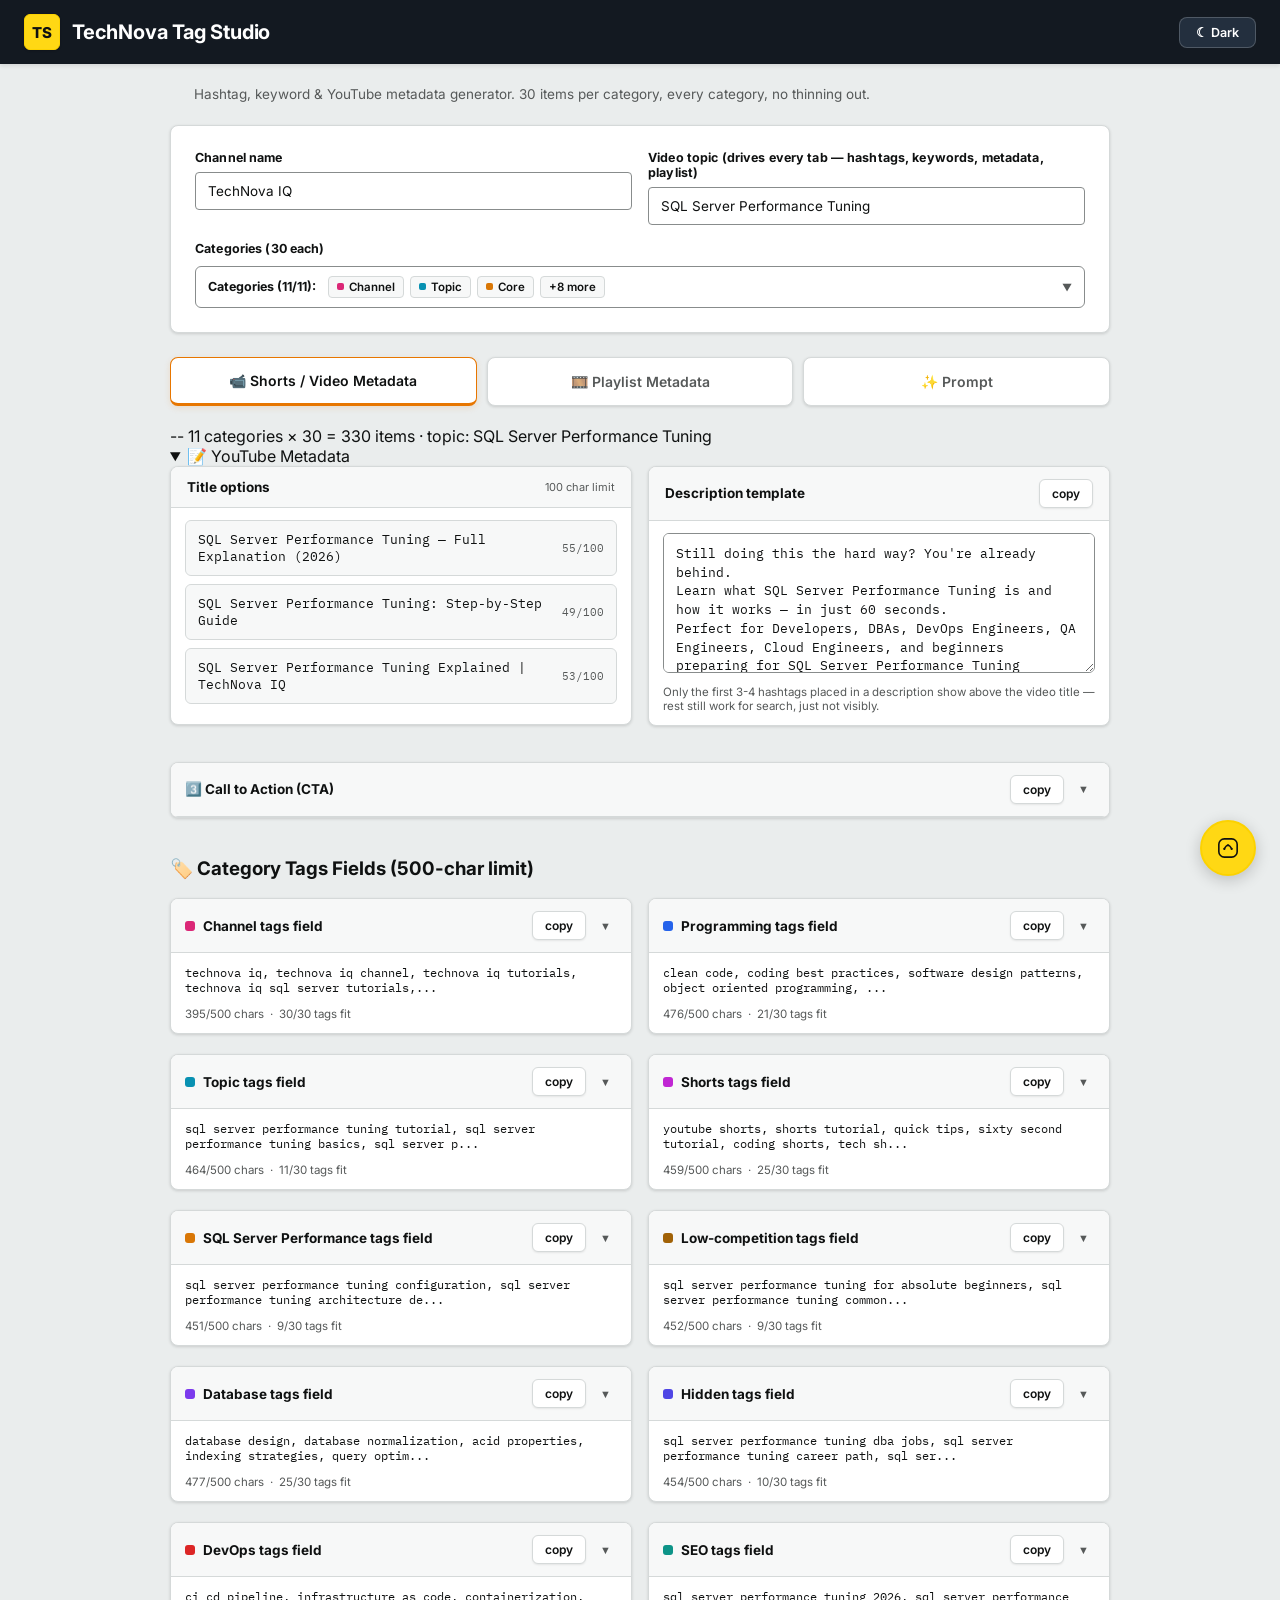
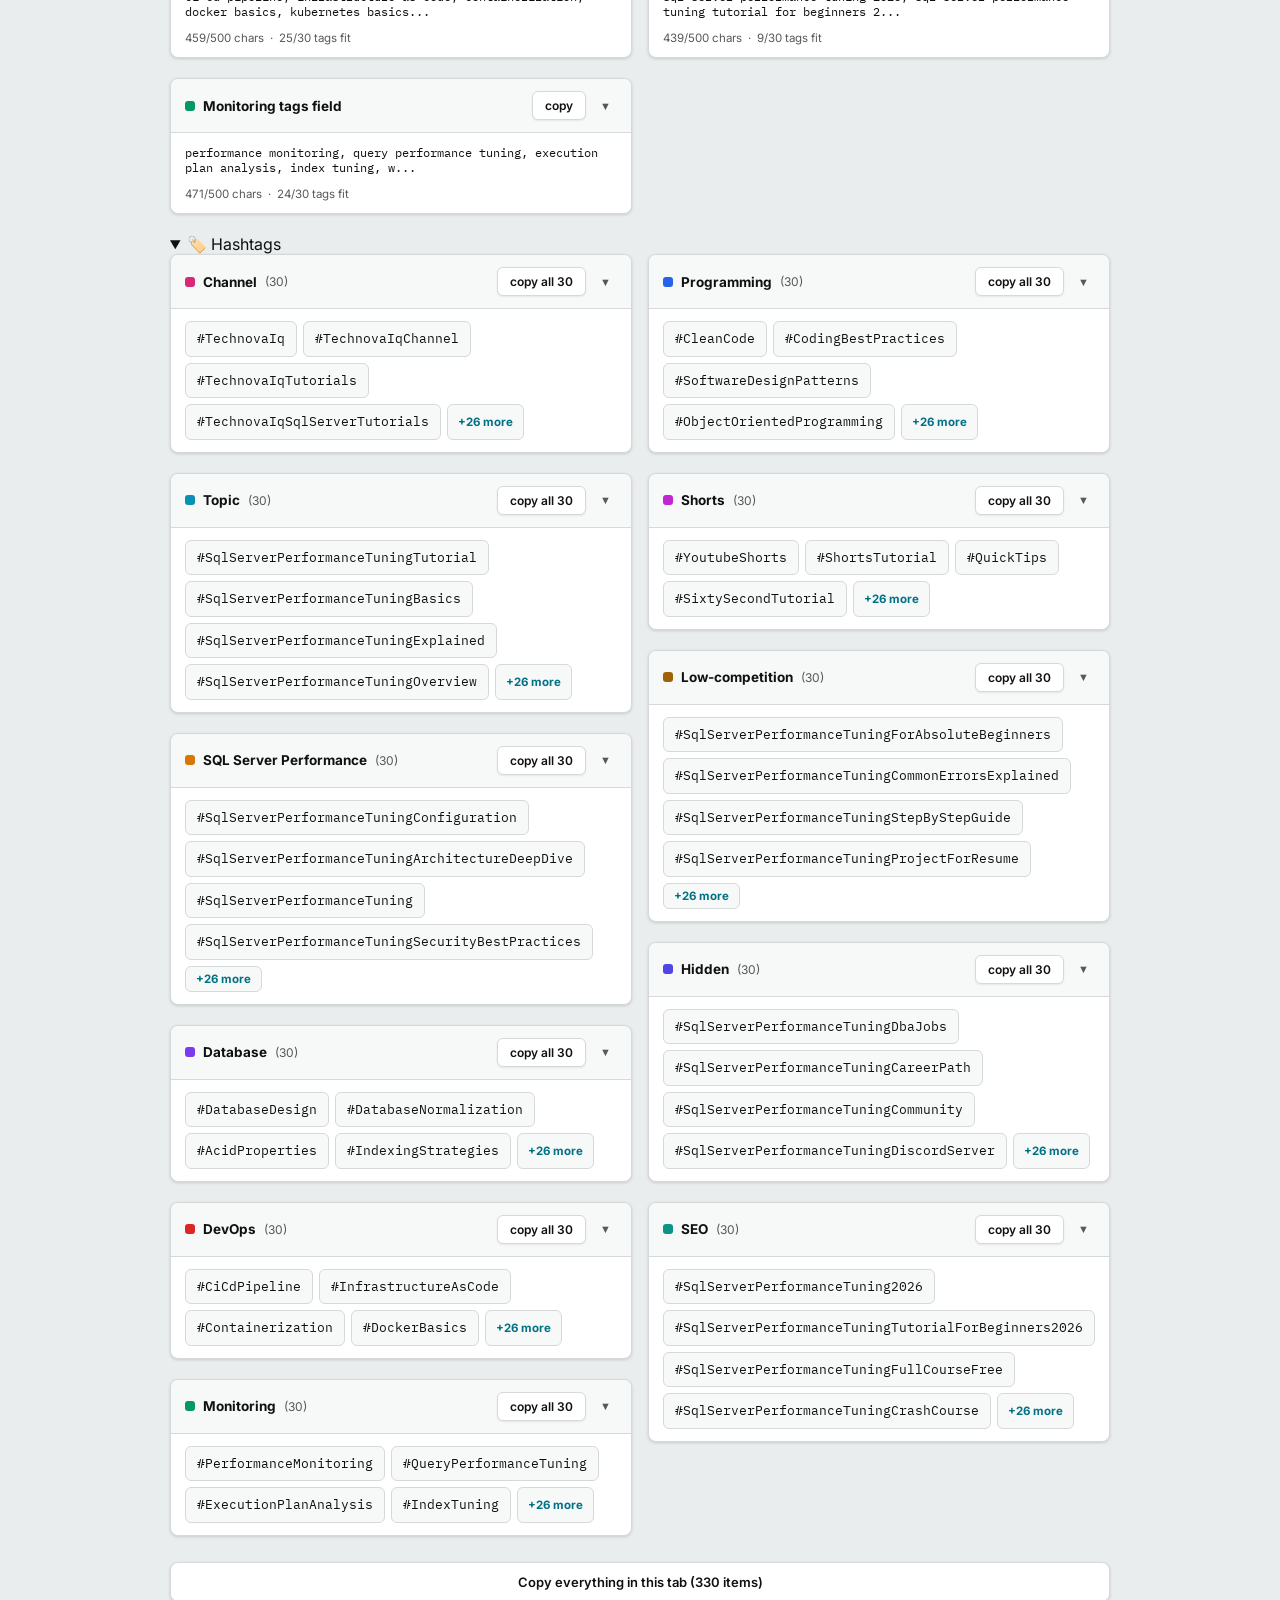
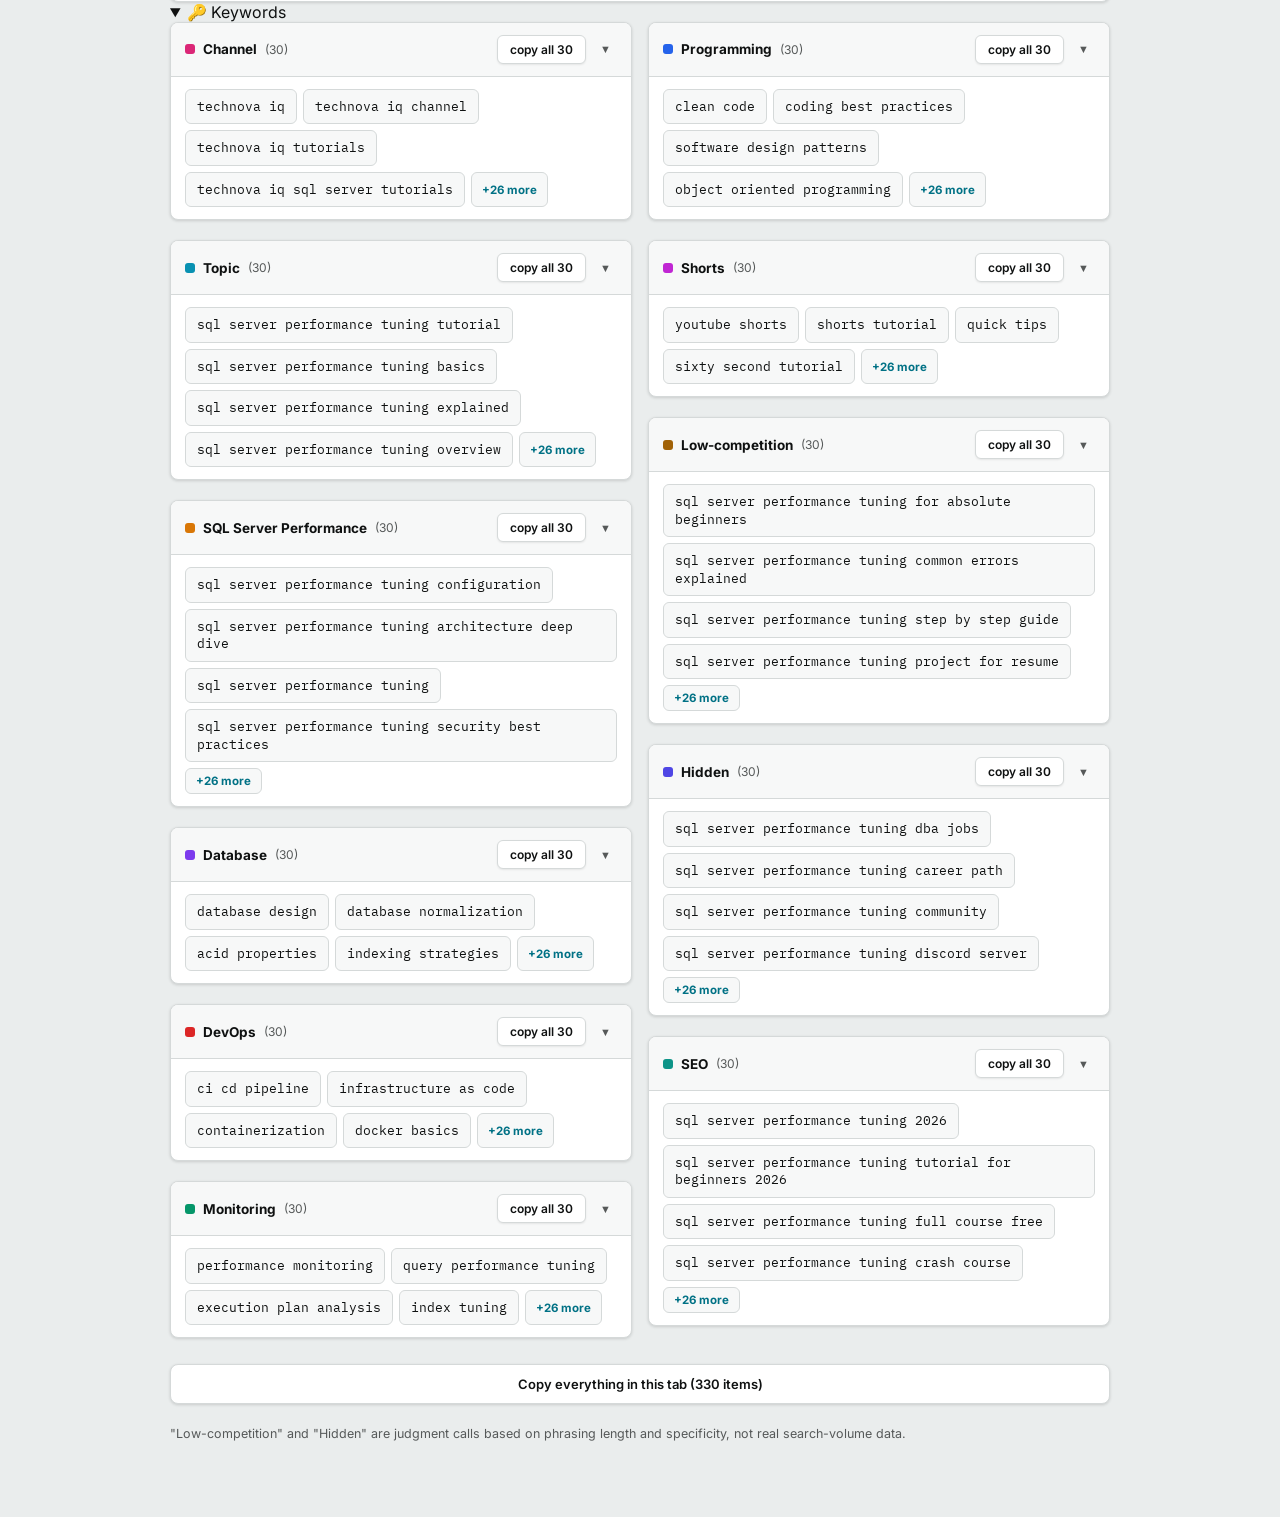
<file: hashtag_generator.html>
<!DOCTYPE html>
<html lang="en">
<head>
<meta charset="UTF-8">
<title>TechNova Tag Studio — Hashtag, Keyword & Metadata Console</title>
<link rel="manifest" href="manifest.json">
<meta name="theme-color" content="#131921">
<meta name="viewport" content="width=device-width, initial-scale=1">
<link rel="icon" href="icon-192.png">
<link rel="apple-touch-icon" href="icon-192.png">
<style>
  @import url('https://fonts.googleapis.com/css2?family=Inter:wght@400;500;600;700;800&family=IBM+Plex+Mono:wght@400;500;600&display=swap');

  /* Amazon-Inspired Design System Tokens */
  :root {
    --bg: #eaeded;
    --panel: #ffffff;
    --panel-2: #f7f8f8;
    --border: #d5d9d9;
    --text: #0f1111;
    --muted: #565959;
    
    /* Amazon Primary CTA (Yellow) */
    --primary: #ffd814;
    --primary-border: #fcd200;
    --primary-hover: #f7ca00;
    --primary-text: #0f1111;
    --primary-soft: #fff8e7;

    /* Amazon Dark Header/Nav Tones */
    --nav-bg: #131921;
    --nav-sub: #232f3e;
    --nav-text: #ffffff;
    
    /* Amazon Accent Palette */
    --accent-orange: #e77600;
    --accent-orange-hover: #c7511f;
    --accent-teal: #007185;
    --accent-teal-hover: #004b57;
    --cyan: #007185;
    --amber: #b12704;
    --rose: #ba0933;
    --violet: #5c2d91;
    --green: #067d62;

    --shadow: 0 1px 3px rgba(15, 17, 17, 0.15);
    --shadow-lg: 0 4px 12px rgba(15, 17, 17, 0.15);
  }

  html[data-theme="dark"] {
    --bg: #0f1111;
    --panel: #191e26;
    --panel-2: #232f3e;
    --border: #3a4553;
    --text: #f3f4f6;
    --muted: #94a3b8;
    
    --primary: #ffd814;
    --primary-border: #fcd200;
    --primary-hover: #f7ca00;
    --primary-text: #0f1111;
    --primary-soft: #282d37;

    --nav-bg: #131921;
    --nav-sub: #191e26;
    --nav-text: #ffffff;

    --accent-orange: #ff9900;
    --accent-orange-hover: #e77600;
    --accent-teal: #22d3ee;
    --accent-teal-hover: #38bdf8;
    --cyan: #22d3ee;
    --amber: #fbbf24;
    --rose: #f87171;
    --violet: #c4b5fd;
    --green: #34d399;

    --shadow: 0 2px 8px rgba(0, 0, 0, 0.4);
    --shadow-lg: 0 8px 24px rgba(0, 0, 0, 0.5);
  }

  * { box-sizing: border-box; }
  html, body { margin: 0; padding: 0; background: var(--bg); color: var(--text); }
  body { font-family: 'Inter', system-ui, -apple-system, sans-serif; padding: 0 0 60px; -webkit-font-smoothing: antialiased; }
  .mono { font-family: 'IBM Plex Mono', 'JetBrains Mono', ui-monospace, monospace; }

  /* Amazon Header Banner */
  .topbar { display: flex; align-items: center; justify-content: space-between; background: var(--nav-bg); padding: 14px 24px; margin-bottom: 20px; box-shadow: 0 2px 4px rgba(0,0,0,0.1); }
  .brand { display: flex; align-items: center; gap: 12px; }
  .brand-mark { width: 36px; height: 36px; border-radius: 6px; background: var(--primary); color: #0f1111; border: 1px solid var(--primary-border); display: flex; align-items: center; justify-content: center; font-weight: 800; font-size: 15px; font-family: 'Inter', sans-serif; flex-shrink: 0; box-shadow: 0 1px 2px rgba(0,0,0,0.2); }
  h1 { font-size: 20px; font-weight: 700; letter-spacing: -0.01em; color: var(--nav-text); margin: 0; }
  .sub { color: var(--muted); font-size: 13.5px; margin: 0 24px 20px; line-height: 1.55; }

  .wrap { max-width: 980px; margin: 0 auto; padding: 0 20px; }

  /* Amazon Theme Toggle */
  .themetoggle { font-family: 'Inter', sans-serif; font-size: 12.5px; font-weight: 600; background: var(--nav-sub); border: 1px solid rgba(255,255,255,0.2); color: #ffffff; padding: 7px 16px; border-radius: 8px; cursor: pointer; display: flex; align-items: center; gap: 6px; transition: all .15s ease; }
  .themetoggle:hover { background: rgba(255,255,255,0.15); border-color: rgba(255,255,255,0.35); }

  /* Amazon Card Panel */
  .console { background: var(--panel); border: 1px solid var(--border); border-radius: 8px; position: relative; overflow: visible; z-index: 20; margin-bottom: 24px; box-shadow: var(--shadow); }
  .console-body { padding: 24px; }
  .field-row { display: flex; gap: 16px; flex-wrap: wrap; margin-bottom: 16px; }
  .field { flex: 1; min-width: 220px; }
  label { display: block; font-size: 12.5px; font-weight: 700; letter-spacing: .01em; color: var(--text); margin-bottom: 7px; }
  select, input[type=text] { width: 100%; background: var(--panel); border: 1px solid #888c8c; color: var(--text); padding: 10px 12px; border-radius: 4px; font-family: 'Inter', sans-serif; font-size: 13.5px; transition: border-color .15s, box-shadow .15s; }
  html[data-theme="dark"] select, html[data-theme="dark"] input[type=text] { background: var(--panel-2); border-color: var(--border); }
  select:focus, input:focus { outline: none; border-color: var(--accent-orange) !important; box-shadow: 0 0 0 3px rgba(231, 118, 0, 0.25) !important; }
  input[type=text]:disabled { opacity: .45; cursor: not-allowed; background: var(--panel-2); }

  /* Multi-Select Categories Dropdown Widget */
  .multiselect-container { position: relative; margin: 10px 0 0; }
  .dropdown-trigger { width: 100%; background: var(--panel); border: 1px solid #888c8c; color: var(--text); padding: 8px 12px; border-radius: 6px; font-family: 'Inter', sans-serif; font-size: 13px; cursor: pointer; display: flex; align-items: center; justify-content: space-between; gap: 8px; min-height: 42px; transition: border-color .15s ease, box-shadow .15s ease; }
  html[data-theme="dark"] .dropdown-trigger { background: var(--panel-2); border-color: var(--border); }
  .dropdown-trigger:hover { border-color: #a8acac; }
  .dropdown-trigger:focus { outline: none; border-color: var(--accent-orange) !important; box-shadow: 0 0 0 3px rgba(231, 118, 0, 0.25) !important; }
  .dropdown-chips { display: flex; flex-wrap: wrap; gap: 6px; flex: 1; min-width: 0; align-items: center; }
  .badge-chip { display: inline-flex; align-items: center; gap: 5px; font-size: 11.5px; font-weight: 600; padding: 3px 8px; border-radius: 4px; background: var(--panel-2); border: 1px solid var(--border); color: var(--text); }
  .badge-chip .remove-badge { font-size: 10px; color: var(--muted); cursor: pointer; margin-left: 2px; }
  .badge-chip .remove-badge:hover { color: var(--rose); }
  .dropdown-popover { display: none; position: absolute; top: calc(100% + 6px); left: 0; right: 0; background: var(--panel); border: 1px solid var(--border); border-radius: 8px; box-shadow: var(--shadow-lg); z-index: 1000; padding: 12px 14px; max-height: 280px; overflow-y: auto; }
  .dropdown-popover::-webkit-scrollbar { width: 6px; }
  .dropdown-popover::-webkit-scrollbar-track { background: var(--panel-2); border-radius: 4px; }
  .dropdown-popover::-webkit-scrollbar-thumb { background: var(--border); border-radius: 4px; }
  .dropdown-popover::-webkit-scrollbar-thumb:hover { background: #a8acac; }
  .dropdown-popover.open { display: block; animation: fadeIn .15s ease; }
  .dropdown-header-actions { display: flex; align-items: center; justify-content: space-between; padding-bottom: 8px; margin-bottom: 10px; border-bottom: 1px solid var(--border); }
  .action-btn-sm { background: transparent; border: none; color: var(--accent-teal); font-size: 11.5px; font-weight: 600; cursor: pointer; padding: 2px 6px; border-radius: 4px; }
  .action-btn-sm:hover { color: var(--accent-orange); background: var(--panel-2); }
  .dropdown-options-grid { display: grid; grid-template-columns: repeat(auto-fill, minmax(130px, 1fr)); gap: 6px 10px; }
  .dropdown-option-item { display: flex; align-items: center; gap: 8px; padding: 6px 8px; border-radius: 4px; cursor: pointer; user-select: none; font-size: 12.5px; font-weight: 500; transition: background .12s ease; }
  .dropdown-option-item:hover { background: var(--panel-2); }
  .dropdown-option-item input[type="checkbox"] { width: 15px; height: 15px; cursor: pointer; accent-color: var(--accent-orange); }

  /* Amazon Primary CTA Button (#runBtn) */
  .runbtn { margin-top: 16px; background: var(--primary); color: var(--primary-text); border: 1px solid var(--primary-border); font-family: 'Inter', sans-serif; font-weight: 700; font-size: 14px; padding: 10px 22px; border-radius: 8px; cursor: pointer; box-shadow: 0 2px 5px rgba(213,217,217,0.5); transition: all .15s ease; }
  .runbtn:hover { background: var(--primary-hover); border-color: #f2c200; transform: translateY(-1px); }
  .runbtn:active { background: #f0b800; transform: translateY(0); }

  .warn { font-family: 'Inter', sans-serif; font-size: 12.5px; color: var(--amber); margin-top: 14px; padding-top: 14px; border-top: 1px dashed var(--border); line-height: 1.6; }

  /* Amazon Page Switcher Tabs */
  .pagebar { display: flex; gap: 10px; margin-bottom: 20px; }
  .pagebtn { flex: 1; font-family: 'Inter', sans-serif; font-size: 14px; font-weight: 600; padding: 14px 18px; background: var(--panel); border: 1px solid var(--border); color: var(--muted); cursor: pointer; border-radius: 8px; transition: all .15s ease; box-shadow: var(--shadow); }
  .pagebtn:hover { border-color: #a8acac; color: var(--text); background: var(--panel-2); }
  .pagebtn.active { border-color: var(--accent-orange); color: var(--text); background: var(--panel); border-bottom: 3px solid var(--accent-orange); box-shadow: 0 2px 6px rgba(231, 118, 0, 0.15); }
  html[data-theme="dark"] .pagebtn.active { border-color: var(--primary); color: var(--text); border-bottom: 3px solid var(--primary); }

  /* Masonry Grid Layout System */
  .masonry-grid { columns: 3 320px; column-gap: 16px; width: 100%; }
  .metadata-grid { display: grid; grid-template-columns: repeat(auto-fit, minmax(320px, 1fr)); gap: 16px; width: 100%; align-items: start; }

  @media (max-width: 1024px) { .masonry-grid { columns: 2 280px; } }
  @media (max-width: 640px) { .masonry-grid { columns: 1 100%; } }

  .catblock, .metablock { break-inside: avoid; page-break-inside: avoid; display: inline-block; width: 100%; height: auto; align-self: start; background: var(--panel); border: 1px solid var(--border); border-radius: 8px; margin-bottom: 16px; overflow: hidden; box-shadow: var(--shadow); transition: box-shadow .2s ease, border-color .2s ease; }
  .catblock:hover, .metablock:hover { box-shadow: 0 4px 12px rgba(15, 17, 17, 0.12); border-color: #a8acac; }
  .catblock-head { display: flex; align-items: center; justify-content: space-between; padding: 12px 14px; background: var(--panel-2); border-bottom: 1px solid var(--border); cursor: pointer; user-select: none; }
  .catblock-head:focus-visible { outline: 2px solid var(--accent-orange); }
  .catblock-head-left { display: flex; align-items: center; gap: 8px; flex: 1; min-width: 0; }
  .catblock-head-right { display: flex; align-items: center; gap: 8px; flex-shrink: 0; }
  .expand-toggle { background: transparent; border: none; color: var(--muted); font-size: 11px; padding: 4px 6px; cursor: pointer; border-radius: 4px; transition: transform .2s ease, color .15s ease; }
  .catblock-head:hover .expand-toggle { color: var(--text); }
  .card-preview { padding: 12px 14px; display: flex; flex-wrap: wrap; gap: 6px; }
  .more-badge { display: inline-flex; align-items: center; gap: 4px; font-family: 'Inter', sans-serif; font-size: 11.5px; font-weight: 700; color: var(--accent-teal); background: var(--panel-2); border: 1px solid var(--border); padding: 5px 10px; border-radius: 6px; cursor: pointer; transition: all .15s ease; }
  .more-badge:hover { color: var(--accent-orange); border-color: var(--accent-orange); background: var(--panel); }
  .card-full { display: none; padding: 12px 14px; }
  .catblock.expanded .card-full { display: block; animation: fadeIn .2s ease; }
  .catblock.expanded .card-preview { display: none; }
  @keyframes fadeIn { from { opacity: 0; transform: translateY(-4px); } to { opacity: 1; transform: translateY(0); } }

  .catblock-head .name { font-family: 'Inter', sans-serif; font-size: 13.5px; font-weight: 700; display: flex; align-items: center; gap: 9px; }
  .catblock-head .swatch { width: 10px; height: 10px; border-radius: 3px; }
  .catblock-head .cnt { color: var(--muted); font-weight: 400; font-size: 12px; }

  .copybtn { font-family: 'Inter', sans-serif; font-size: 12px; font-weight: 600; color: var(--text); background: var(--panel); border: 1px solid var(--border); padding: 6px 12px; border-radius: 6px; cursor: pointer; box-shadow: 0 1px 2px rgba(15,17,17,0.08); transition: all .15s ease; }
  .copybtn:hover { background: var(--panel-2); border-color: #a8acac; color: var(--accent-orange); }

  .taglist { padding: 14px 16px; display: grid; grid-template-columns: repeat(auto-fill, minmax(230px, 1fr)); gap: 8px; }
  .tag { font-family: 'IBM Plex Mono', monospace; font-size: 12.5px; background: var(--panel-2); border: 1px solid var(--border); padding: 8px 11px; border-radius: 6px; color: var(--text); display: flex; align-items: flex-start; justify-content: space-between; gap: 8px; }
  .tag span.taglabel { flex: 1; min-width: 0; white-space: normal; word-break: break-word; line-height: 1.4; }
  .tag .tagdim { color: var(--muted); opacity: .65; }
  .tag .checkbtn, .tag .activitybadge { flex-shrink: 0; }
  .checkbtn { background: transparent; border: 1px solid var(--border); color: var(--accent-teal); font-size: 10px; padding: 1px 5px; border-radius: 4px; cursor: pointer; }
  .checkbtn:hover { color: var(--accent-orange); border-color: var(--accent-orange); }
  .activitybadge { font-size: 10px; color: var(--green); }
  .activitybadge.err { color: var(--rose); }

  .copyall { display: block; width: 100%; margin-top: 6px; background: var(--panel); border: 1px solid var(--border); color: var(--text); font-family: 'Inter', sans-serif; font-size: 13px; font-weight: 600; padding: 11px; border-radius: 8px; cursor: pointer; box-shadow: var(--shadow); transition: all .15s ease; }
  .copyall:hover { border-color: var(--accent-orange); color: var(--accent-orange); }

  /* Metadata tab */
  .metablock { background: var(--panel); border: 1px solid var(--border); border-radius: 8px; margin-bottom: 16px; overflow: hidden; box-shadow: var(--shadow); }
  .metablock-head { padding: 12px 16px; background: var(--panel-2); border-bottom: 1px solid var(--border); font-family: 'Inter', sans-serif; font-size: 13.5px; font-weight: 700; display: flex; justify-content: space-between; align-items: center; }
  .metablock-body { padding: 12px 14px; }
  .titleopt { font-family: 'IBM Plex Mono', monospace; font-size: 13px; background: var(--panel-2); border: 1px solid var(--border); padding: 10px 12px; border-radius: 6px; margin-bottom: 8px; display: flex; justify-content: space-between; gap: 10px; align-items: center; transition: border-color .15s ease; }
  .titleopt:hover { border-color: var(--accent-orange); }
  .titleopt .len { color: var(--muted); font-size: 11px; white-space: nowrap; }
  textarea { width: 100%; box-sizing: border-box; min-height: 72px; height: auto; background: var(--panel); border: 1px solid #888c8c; color: var(--text); font-family: 'IBM Plex Mono', monospace; font-size: 12.5px; padding: 10px 12px; border-radius: 6px; line-height: 1.5; resize: vertical; }
  html[data-theme="dark"] textarea { background: var(--panel-2); border-color: var(--border); }
  textarea:focus { outline: none; border-color: var(--accent-orange) !important; box-shadow: 0 0 0 3px rgba(231, 118, 0, 0.25) !important; }
  .charmeter { font-family: 'Inter', sans-serif; font-size: 11.5px; color: var(--muted); margin-top: 8px; }

  .footnote { font-size: 12.5px; color: var(--muted); margin-top: 20px; line-height: 1.6; }
  .toast { position: fixed; bottom: 22px; left: 50%; transform: translateX(-50%) translateY(20px); background: #131921; color: #ffffff; padding: 10px 20px; border-radius: 8px; font-family: 'Inter', sans-serif; font-size: 13px; font-weight: 600; opacity: 0; transition: all .2s ease; pointer-events: none; box-shadow: 0 4px 14px rgba(0, 0, 0, .25); border: 1px solid var(--accent-orange); }
  .toast.show { opacity: 1; transform: translateX(-50%) translateY(0); }

  /* Amazon Primary Floating Chat Button (#chatBubble) */
  .chatbubble { position: fixed; bottom: 24px; right: 24px; width: 56px; height: 56px; border-radius: 50%; background: var(--primary); color: var(--primary-text); border: 2px solid var(--primary-border); font-size: 24px; cursor: pointer; box-shadow: 0 4px 16px rgba(0, 0, 0, .2); z-index: 1000; display: flex; align-items: center; justify-content: center; transition: transform .15s ease, background .15s ease; }
  .chatbubble:hover { background: var(--primary-hover); transform: scale(1.08); }
  .chatwindow { position: fixed; bottom: 92px; right: 24px; width: 350px; max-width: calc(100vw - 40px); height: 480px; max-height: calc(100vh - 140px); background: var(--panel); border: 1px solid var(--border); border-radius: 12px; box-shadow: var(--shadow-lg); display: none; flex-direction: column; overflow: hidden; z-index: 1000; }
  .chatwindow.open { display: flex; }
  .chatwindow-head { background: var(--nav-bg); color: #ffffff; padding: 14px 16px; font-family: 'Inter', sans-serif; font-size: 14px; font-weight: 700; display: flex; justify-content: space-between; align-items: center; flex-shrink: 0; border-bottom: 2px solid var(--accent-orange); }
  .chatwindow-head .sub { font-size: 11px; font-weight: 400; opacity: .85; margin-top: 2px; }
  .chatclose { background: transparent; border: none; color: #ffffff; font-size: 18px; cursor: pointer; opacity: .85; padding: 0 4px; }
  .chatclose:hover { opacity: 1; }
  .chatmsgs { flex: 1; overflow-y: auto; padding: 14px; display: flex; flex-direction: column; gap: 10px; background: var(--panel-2); }
  .chatmsg { max-width: 85%; padding: 9px 12px; border-radius: 8px; font-family: 'Inter', sans-serif; font-size: 13px; line-height: 1.5; white-space: pre-wrap; word-wrap: break-word; }
  .chatmsg.user { align-self: flex-end; background: var(--primary); color: var(--primary-text); border: 1px solid var(--primary-border); border-bottom-right-radius: 2px; }
  .chatmsg.bot { align-self: flex-start; background: var(--panel); border: 1px solid var(--border); color: var(--text); border-bottom-left-radius: 2px; }
  .chatmsg.bot.err { border-color: var(--rose); color: var(--rose); }
  .chatmsg.bot.loading { color: var(--muted); font-style: italic; }
  .chatinputrow { display: flex; gap: 8px; padding: 12px; border-top: 1px solid var(--border); background: var(--panel); flex-shrink: 0; }
  .chatinputrow input { flex: 1; border: 1px solid #888c8c; border-radius: 6px; padding: 9px 14px; font-family: 'Inter', sans-serif; font-size: 13px; background: var(--panel); color: var(--text); }
  html[data-theme="dark"] .chatinputrow input { background: var(--panel-2); border-color: var(--border); }
  .chatinputrow input:focus { outline: none; border-color: var(--accent-orange) !important; }
  .chatsendbtn { width: 36px; height: 36px; border-radius: 6px; background: var(--primary); color: var(--primary-text); border: 1px solid var(--primary-border); cursor: pointer; flex-shrink: 0; font-size: 15px; display: flex; align-items: center; justify-content: center; transition: all .15s ease; }
  .chatsendbtn:hover { background: var(--primary-hover); }
  .chatsendbtn:disabled { opacity: .5; cursor: not-allowed; }
</style>
</head>
<body>

  <div class="topbar">
    <div class="brand">
      <div class="brand-mark">TS</div>
      <div>
        <h1>TechNova Tag Studio</h1>
      </div>
    </div>
    <button class="themetoggle" id="themeToggle">☾ Dark</button>
  </div>

<div class="wrap">
  <p class="sub">Hashtag, keyword &amp; YouTube metadata generator. 30 items per category, every category, no thinning out.</p>

  <div class="console">
    <div class="console-body">
      <div class="field-row">
        <div class="field">
          <label>Channel name</label>
          <input type="text" id="channelInput" value="TechNova IQ" placeholder="e.g. TechNova IQ">
        </div>
        <div class="field">
          <label>Video topic (drives every tab — hashtags, keywords, metadata, playlist)</label>
          <input type="text" id="topicInput" value="SQL Server Performance Tuning" placeholder="e.g. Fixing SQL Server deadlocks with DMVs">
        </div>
      </div>

      <label style="margin-top:4px;">Categories (30 each)</label>
      <div class="multiselect-container" id="catDropdown"></div>
    </div>
  </div>

  <div id="results">
    <div class="pagebar">
      <button class="pagebtn active" data-page="shorts">📹 Shorts / Video Metadata</button>
      <button class="pagebtn" data-page="playlist">🎞️ Playlist Metadata</button>
      <button class="pagebtn" data-page="prompt">✨ Prompt</button>
    </div>

    <div class="resultmeta" id="resultMeta"></div>

    <div id="page-shorts" class="pagepanel">
      <details class="sectiondetails" id="details-metadata" open>
        <summary class="sectionhead">📝 YouTube Metadata</summary>
        <div id="tab-metadata"></div>
      </details>
      <details class="sectiondetails" open>
        <summary class="sectionhead">🏷️ Hashtags</summary>
        <div id="tab-hashtags"></div>
      </details>
      <details class="sectiondetails" open>
        <summary class="sectionhead">🔑 Keywords</summary>
        <div id="tab-keywords"></div>
      </details>
    </div>

    <div id="page-playlist" class="pagepanel" style="display:none;">
      <div id="tab-playlist"></div>
    </div>

    <div id="page-prompt" class="pagepanel" style="display:none;">
      <div class="metablock">
        <div class="metablock-head">
          <span>✨ Prompt Interface</span>
          <div style="display:flex;gap:6px;flex-wrap:wrap;">
            <button class="copybtn" id="generatePromptBtn" style="background:var(--primary);color:var(--primary-text);border-color:var(--primary-border);font-weight:700;">▶ Generate</button>
            <button class="copybtn" id="copyPromptBtn">copy</button>
            <button class="copybtn" id="clearPromptBtn">clear</button>
          </div>
        </div>
        <div class="metablock-body">
          <textarea id="promptArea" style="min-height:160px;" placeholder="Write, paste, or refine your prompts here..."></textarea>
          <div class="charmeter" id="promptMeter"><span id="promptCharCount">0</span> characters</div>
        </div>
      </div>
      <div id="promptResults" style="margin-top:20px;"></div>
    </div>
  </div>

  <p class="footnote">"Low-competition" and "Hidden" are judgment calls based on phrasing length and specificity, not real search-volume data.</p>
</div>

<div class="toast" id="toast">Copied</div>

<button class="chatbubble" id="chatBubble" title="Studio AI"><svg width="22" height="22" viewBox="0 0 24 24" fill="none" stroke="currentColor" stroke-width="1.75" stroke-linecap="round" stroke-linejoin="round"><rect x="2" y="2" width="20" height="20" rx="6" ry="6"/><circle cx="8" cy="13" r="1.2" fill="currentColor" stroke="none"/><circle cx="12" cy="9" r="1.2" fill="currentColor" stroke="none"/><circle cx="16" cy="13" r="1.2" fill="currentColor" stroke="none"/><path d="M8 13 Q10 9 12 9 Q14 9 16 13" stroke-width="1.5"/></svg></button>
<div class="chatwindow" id="chatWindow">
  <div class="chatwindow-head">
    <div style="display:flex;align-items:center;gap:8px;">
      <svg width="18" height="18" viewBox="0 0 24 24" fill="none" stroke="currentColor" stroke-width="1.75" stroke-linecap="round" stroke-linejoin="round" style="flex-shrink:0;"><rect x="2" y="2" width="20" height="20" rx="6" ry="6"/><circle cx="8" cy="13" r="1.2" fill="currentColor" stroke="none"/><circle cx="12" cy="9" r="1.2" fill="currentColor" stroke="none"/><circle cx="16" cy="13" r="1.2" fill="currentColor" stroke="none"/><path d="M8 13 Q10 9 12 9 Q14 9 16 13" stroke-width="1.5"/></svg>
      <div>Studio AI<div class="sub">How can I help you?</div></div>
    </div>
    <button class="chatclose" id="chatClose" title="Close">✕</button>
  </div>
  <div class="chatmsgs" id="chatMsgs">
    <div class="chatmsg bot"><strong>Studio AI</strong><br>How can I help you?</div>
  </div>
  <div class="chatinputrow">
    <input type="text" id="chatInput" placeholder="Ask Studio AI...">
    <button class="chatsendbtn" id="chatSend">Send</button>
  </div>
</div>

<script>
const CATS = [
  {key:'channel', label:'Channel', color:'#db2777'},
  {key:'topic', label:'Topic', color:'#0891b2'},
  {key:'core', label:'Core', color:'#d97706'},
  {key:'database', label:'Database', color:'#7c3aed'},
  {key:'devops', label:'DevOps', color:'#dc2626'},
  {key:'monitoring', label:'Monitoring', color:'#059669'},
  {key:'programming', label:'Programming', color:'#2563eb'},
  {key:'shorts', label:'Shorts', color:'#c026d3'},
  {key:'lowcomp', label:'Low-competition', color:'#a16207'},
  {key:'hidden', label:'Hidden', color:'#4f46e5'},
  {key:'seo', label:'SEO', color:'#0d9488'},
];

const CHANNEL_NAME = "TechNova IQ";
const CHANNEL_T = ["{ch}","{ch} channel","{ch} tutorials","{ch} sql server tutorials","{ch} tech content","youtubeshorts","shorts","viral","trending","newvideo","videooftheday","contentcreator","creator","subscribe","watchnow","youtuber","explore","fyp","foryou","mustwatch","goviral","likeandsubscribe","viralcontent","newtrend","techshorts","techreview","techtips","techtrends","technology","machinelearning"];
const TOPIC_T = ["{tool} tutorial","{tool} basics","{tool} explained","{tool} overview","{tool} complete guide","{tool} full course","{tool} crash course","{tool} roadmap","{tool} for beginners","{tool} advanced concepts","{tool} deep dive","{tool} architecture","{tool} fundamentals","{tool} hands on practice","{tool} practical guide","{tool} real world examples","{tool} use cases","{tool} best practices","{tool} tips and tricks","{tool} common mistakes","{tool} cheat sheet","{tool} interview questions","{tool} certification guide","{tool} career path","{tool} jobs","{tool} salary","{tool} trends 2026","{tool} learning path","{tool} vs alternatives","{tool} getting started"];
const DATABASE_T = ["database design","database normalization","acid properties","indexing strategies","query optimization","backup strategy","disaster recovery","high availability","database replication","database sharding","data modeling","er diagrams","database security","access control","database migration","etl process","data warehousing","sql vs nosql","database administration","capacity planning","database monitoring","transaction isolation","database performance tuning","schema design","database certification","dba career path","dba salary","dba interview questions","database jobs","database trends 2026"];
const DEVOPS_T = ["ci cd pipeline","infrastructure as code","containerization","docker basics","kubernetes basics","terraform","ansible","configuration management","gitops","continuous deployment","continuous integration","automated testing","monitoring and alerting","site reliability engineering","cloud migration","microservices","version control","git workflows","deployment automation","blue green deployment","canary release","devops culture","devops tools","devops roadmap","devops certification","devops interview questions","devops career path","devops salary","devops jobs","devops trends 2026"];
const MONITORING_T = ["performance monitoring","query performance tuning","execution plan analysis","index tuning","wait statistics","deadlock detection","blocking analysis","resource utilization","cpu and memory monitoring","disk io monitoring","log monitoring","alerting systems","dashboards","observability","apm tools","database health checks","slow query analysis","capacity planning","monitoring best practices","monitoring tools","uptime monitoring","latency monitoring","error tracking","monitoring automation","real time monitoring","monitoring interview questions","monitoring career","sre monitoring","monitoring certification","monitoring trends 2026"];
const PROGRAMMING_T = ["clean code","coding best practices","software design patterns","object oriented programming","data structures and algorithms","debugging techniques","code review","version control with git","unit testing","test driven development","software architecture","api development","backend development","programming interview questions","coding challenges","competitive programming","programming languages comparison","software engineering practices","code optimization","refactoring","programming career","coding bootcamp","programming certification","programming jobs","programming salary","programming roadmap","programming tips","programming for beginners","programming trends 2026","programming portfolio"];
const SHORTS_T = ["youtube shorts","shorts tutorial","quick tips","sixty second tutorial","coding shorts","tech shorts","shorts for beginners","shorts explained","viral shorts","shorts script ideas","shorts hooks","shorts editing tips","shorts thumbnail ideas","shorts trends 2026","shorts algorithm","shorts vs long form","shorts monetization","shorts growth tips","shorts content ideas","shorts hashtags","shorts seo","shorts watch time","shorts retention","shorts call to action","shorts niche ideas","shorts for tech channel","shorts scripting","shorts b roll ideas","shorts posting schedule","shorts analytics"];
const LOWCOMP_T = ["{tool} for absolute beginners","{tool} common errors explained","{tool} step by step guide","{tool} project for resume","{tool} mini project ideas","{tool} comparison guide","{tool} troubleshooting guide","{tool} setup on windows","{tool} setup on linux","{tool} configuration walkthrough","{tool} real interview questions","{tool} practical examples","{tool} for freshers","{tool} learning path","{tool} common doubts clarified","{tool} hands on exercises","{tool} exercises with solutions","{tool} notes pdf","{tool} cheat sheet download","{tool} short course","{tool} weekend project","{tool} portfolio project","{tool} case study","{tool} for career switchers","{tool} without coding background","{tool} self study plan","{tool} free resources","{tool} certification worth it","{tool} salary in india","{tool} job openings 2026"];
const HIDDEN_T = ["{tool} dba jobs","{tool} career path","{tool} community","{tool} discord server","{tool} reddit community","{tool} forum discussions","{tool} user group","{tool} local meetup","{tool} conference talks","{tool} podcast recommendations","{tool} newsletter","{tool} blog recommendations","{tool} github repositories","{tool} open source contribution","{tool} mentorship programs","{tool} freelance gigs","{tool} remote jobs","{tool} contract roles","{tool} niche use cases","{tool} lesser known features","{tool} hidden gems","{tool} underrated tips","{tool} advanced tricks","{tool} internal tooling","{tool} enterprise use cases","{tool} startup use case","{tool} government sector jobs","{tool} banking sector jobs","{tool} healthcare sector use","{tool} interview red flags"];
const SEO_T = ["{tool} 2026","{tool} tutorial for beginners 2026","{tool} full course free","{tool} crash course","{tool} roadmap 2026","{tool} interview questions and answers","{tool} certification guide","{tool} salary in india 2026","{tool} career guide","{tool} vs alternatives 2026","{tool} latest features","{tool} whats new","{tool} best practices 2026","{tool} tips for professionals","{tool} for resume","{tool} skills to learn","{tool} learning roadmap","{tool} free course","{tool} paid course worth it","{tool} youtube channel recommendations","{tool} book recommendations","{tool} documentation guide","{tool} official docs explained","{tool} community resources","{tool} trending topics","{tool} future scope","{tool} job market 2026","{tool} demand in india","{tool} top companies using","{tool} real world projects"];
const CUSTOM_CORE_T = ["{tool} configuration","{tool} architecture deep dive","{tool} performance tuning","{tool} security best practices","{tool} common commands","{tool} advanced features","{tool} integration with other tools","{tool} troubleshooting common issues","{tool} version differences","{tool} migration guide","{tool} installation guide","{tool} monitoring setup","{tool} automation scripts","{tool} api usage","{tool} plugin ecosystem","{tool} configuration files explained","{tool} logging and debugging","{tool} scaling strategies","{tool} backup strategy","{tool} disaster recovery","{tool} cost optimization","{tool} cloud deployment","{tool} on premise setup","{tool} cli commands","{tool} gui walkthrough","{tool} common pitfalls","{tool} production checklist","{tool} testing strategy","{tool} documentation deep dive","{tool} community best practices"];

let activeCats = new Set(CATS.map(c=>c.key));
let currentData = null;

function renderCatDropdown(keepOpen = false){
  const container = document.getElementById('catDropdown');
  if(!container) return;
  container.innerHTML = '';

  const selectedList = CATS.filter(c => activeCats.has(c.key));

  let triggerChipsHtml = '';
  if (selectedList.length === 0) {
    triggerChipsHtml = '<span style="color:var(--muted)">Select categories...</span>';
  } else if (selectedList.length <= 4) {
    triggerChipsHtml = selectedList.map(c => `
      <span class="badge-chip">
        <span class="swatch" style="display:inline-block;width:7px;height:7px;border-radius:2px;background:${c.color}"></span>
        ${c.label}
      </span>
    `).join('');
  } else {
    const visibleChips = selectedList.slice(0, 3).map(c => `
      <span class="badge-chip">
        <span class="swatch" style="display:inline-block;width:7px;height:7px;border-radius:2px;background:${c.color}"></span>
        ${c.label}
      </span>
    `).join('');
    const extraCount = selectedList.length - 3;
    triggerChipsHtml = visibleChips + `<span class="badge-chip">+${extraCount} more</span>`;
  }

  const dropdownHtml = `
    <div class="dropdown-trigger" id="dropdownTrigger" tabindex="0" role="button" aria-haspopup="true" aria-expanded="false">
      <div class="dropdown-chips">
        <strong style="margin-right:6px;font-size:12.5px;">Categories (${selectedList.length}/${CATS.length}):</strong>
        ${triggerChipsHtml}
      </div>
      <span class="dropdown-arrow" style="font-size:10px;color:var(--muted);">▼</span>
    </div>
    <div class="dropdown-popover" id="dropdownPopover" role="menu">
      <div class="dropdown-header-actions">
        <span style="font-size:11.5px;font-weight:700;color:var(--text);">Filter Categories (30 each)</span>
        <div>
          <button class="action-btn-sm" id="selectAllCats">Select All</button>
          <button class="action-btn-sm" id="clearAllCats">Clear All</button>
        </div>
      </div>
      <div class="dropdown-options-grid">
        ${CATS.map(c => `
          <label class="dropdown-option-item">
            <input type="checkbox" value="${c.key}" ${activeCats.has(c.key) ? 'checked' : ''}>
            <span class="swatch" style="display:inline-block;width:8px;height:8px;border-radius:2px;background:${c.color}"></span>
            <span>${c.label}</span>
          </label>
        `).join('')}
      </div>
    </div>
  `;

  container.innerHTML = dropdownHtml;

  const trigger = container.querySelector('#dropdownTrigger');
  const popover = container.querySelector('#dropdownPopover');
  const arrow = container.querySelector('.dropdown-arrow');

  const togglePopover = (open) => {
    const isOpen = open !== undefined ? open : !popover.classList.contains('open');
    popover.classList.toggle('open', isOpen);
    trigger.setAttribute('aria-expanded', isOpen ? 'true' : 'false');
    arrow.textContent = isOpen ? '▲' : '▼';
  };

  if (keepOpen) {
    togglePopover(true);
  }

  trigger.onclick = (e) => {
    e.stopPropagation();
    togglePopover();
  };

  trigger.onkeydown = (e) => {
    if (e.key === 'Enter' || e.key === ' ') {
      e.preventDefault();
      togglePopover();
    } else if (e.key === 'Escape') {
      togglePopover(false);
    }
  };

  container.querySelector('#selectAllCats').onclick = (e) => {
    e.stopPropagation();
    CATS.forEach(c => activeCats.add(c.key));
    renderCatDropdown(true);
    if(currentData) { generate(); }
  };

  container.querySelector('#clearAllCats').onclick = (e) => {
    e.stopPropagation();
    activeCats.clear();
    renderCatDropdown(true);
    if(currentData) { generate(); }
  };

  popover.querySelectorAll('input[type="checkbox"]').forEach(chk => {
    chk.onclick = (e) => {
      e.stopPropagation();
      const key = chk.value;
      if (chk.checked) activeCats.add(key);
      else activeCats.delete(key);
      renderCatDropdown(true);
      if(currentData) { generate(); }
    };
  });

  if (!window.__catDropdownOutsideBound) {
    window.__catDropdownOutsideBound = true;
    document.addEventListener('click', (e) => {
      const dropdownEl = document.getElementById('catDropdown');
      if (dropdownEl && !dropdownEl.contains(e.target)) {
        const pop = dropdownEl.querySelector('#dropdownPopover');
        const trg = dropdownEl.querySelector('#dropdownTrigger');
        const arw = dropdownEl.querySelector('.dropdown-arrow');
        if (pop && pop.classList.contains('open')) {
          pop.classList.remove('open');
          if(trg) trg.setAttribute('aria-expanded', 'false');
          if(arw) arw.textContent = '▼';
        }
      }
    });
    document.addEventListener('keydown', (e) => {
      if (e.key === 'Escape') {
        const dropdownEl = document.getElementById('catDropdown');
        if (dropdownEl) {
          const pop = dropdownEl.querySelector('#dropdownPopover');
          const trg = dropdownEl.querySelector('#dropdownTrigger');
          const arw = dropdownEl.querySelector('.dropdown-arrow');
          if (pop && pop.classList.contains('open')) {
            pop.classList.remove('open');
            if(trg) trg.setAttribute('aria-expanded', 'false');
            if(arw) arw.textContent = '▼';
          }
        }
      }
    });
  }
}

function currentChannelName(){
  const el = document.getElementById('channelInput');
  return (el && el.value.trim()) || CHANNEL_NAME;
}

function dedupeAdjacentWords(phrase){
  const words = phrase.split(/\s+/);
  for(let len = Math.floor(words.length/2); len >= 1; len--){
    for(let start=0; start+2*len <= words.length; start++){
      const a = words.slice(start, start+len).join(' ');
      const b = words.slice(start+len, start+2*len).join(' ');
      if(a === b){
        return dedupeAdjacentWords(words.slice(0,start+len).concat(words.slice(start+2*len)).join(' '));
      }
    }
  }
  return phrase;
}

function fill(phrase, toolLower){ return dedupeAdjacentWords(phrase.replace(/\{tool\}/g, toolLower)); }

function padTo30(arr){
  const out = arr.slice(0,30);
  let i=0;
  while(out.length<30){ out.push(arr[i % arr.length] + ' ' + (['tips','explained','guide','notes'][i % 4])); i++; }
  return out;
}

function buildPools(){
  const videoTopic = document.getElementById('topicInput').value.trim() || 'Your Topic';
  const topicSubject = shortSubject(videoTopic, 4).toLowerCase();
  const coreLabel = shortSubject(videoTopic, 3).replace(/\b\w/g, c=>c.toUpperCase()) || 'Core';
  const coreRaw = CUSTOM_CORE_T.map(t=>fill(t, topicSubject));

  return {
    toolDisplay: videoTopic, coreLabel,
    cats: {
      channel: padTo30(CHANNEL_T.map(t=>t.replace(/\{ch\}/g, currentChannelName().toLowerCase()))),
      topic: padTo30(TOPIC_T.map(t=>fill(t, topicSubject))),
      core: padTo30(coreRaw),
      database: padTo30(DATABASE_T),
      devops: padTo30(DEVOPS_T),
      monitoring: padTo30(MONITORING_T),
      programming: padTo30(PROGRAMMING_T),
      shorts: padTo30(SHORTS_T),
      lowcomp: padTo30(LOWCOMP_T.map(t=>fill(t, topicSubject))),
      hidden: padTo30(HIDDEN_T.map(t=>fill(t, topicSubject))),
      seo: padTo30(SEO_T.map(t=>fill(t, topicSubject))),
    }
  };
}

function toHashtag(phrase){
  const cleaned = phrase.replace(/[^a-zA-Z0-9\s]/g, ' ').trim();
  const words = cleaned.split(/\s+/).filter(Boolean);
  return '#' + words.map(w=>w.charAt(0).toUpperCase()+w.slice(1)).join('');
}

function shortSubject(text, maxWords){
  const cleaned = text.replace(/[^a-zA-Z0-9\s]/g, ' ').replace(/\s+/g,' ').trim();
  return cleaned.split(' ').slice(0, maxWords).join(' ');
}

function catLabel(key, coreLabel){
  return key === 'core' ? coreLabel : CATS.find(c=>c.key===key).label;
}

function renderListTab(container, formatFn, isHashtagMode){
  if(!container || !currentData) return;
  const sep = isHashtagMode ? ' ' : ', ';
  container.innerHTML = '';

  const order = CATS.filter(c=>activeCats.has(c.key));
  if(order.length===0){
    container.innerHTML = '<p style="color:var(--muted);font-family:IBM Plex Mono,monospace;font-size:13px;">No categories selected.</p>';
    return;
  }

  const masonryGrid = document.createElement('div');
  masonryGrid.className = 'masonry-grid';

  order.forEach(cat=>{
    const items = currentData.cats[cat.key].map(formatFn);
    const rawItems = currentData.cats[cat.key];
    const totalCount = items.length;
    const previewCount = Math.min(4, totalCount);
    const remainingCount = totalCount - previewCount;

    const block = document.createElement('div');
    block.className = 'catblock';
    
    const previewItemsHtml = items.slice(0, previewCount).map((t,i)=>`
      <span class="tag" data-raw="${rawItems[i].replace(/"/g,'&quot;')}">
        <span class="taglabel">${t}</span>
      </span>
    `).join('');

    const moreBadgeHtml = remainingCount > 0 
      ? `<button class="more-badge" title="Expand category">+${remainingCount} more</button>` 
      : '';

    const fullItemsHtml = items.map((t,i)=>`
      <span class="tag" data-raw="${rawItems[i].replace(/"/g,'&quot;')}">
        <span class="taglabel">${t}</span>
      </span>
    `).join('');

    block.innerHTML = `
      <div class="catblock-head" tabindex="0" role="button" aria-expanded="false" title="Click to expand/collapse">
        <div class="catblock-head-left">
          <span class="swatch" style="background:${cat.color}"></span>
          <span class="name">${catLabel(cat.key, currentData.coreLabel)}</span>
          <span class="cnt">(${totalCount})</span>
        </div>
        <div class="catblock-head-right">
          <button class="copybtn" title="Copy all ${totalCount} items">copy all ${totalCount}</button>
          <button class="expand-toggle" aria-label="Toggle category expand">▼</button>
        </div>
      </div>
      <div class="card-preview">
        ${previewItemsHtml}
        ${moreBadgeHtml}
      </div>
      <div class="card-full">
        <div class="taglist" style="padding:0;">${fullItemsHtml}</div>
      </div>
    `;

    const headEl = block.querySelector('.catblock-head');
    const toggleBtn = block.querySelector('.expand-toggle');
    const moreBadge = block.querySelector('.more-badge');

    const toggleExpand = (e)=>{
      if (e) e.stopPropagation();
      const isExpanded = block.classList.toggle('expanded');
      headEl.setAttribute('aria-expanded', isExpanded ? 'true' : 'false');
      toggleBtn.textContent = isExpanded ? '▲' : '▼';
    };

    headEl.onclick = (e)=> toggleExpand(e);
    headEl.onkeydown = (e)=>{
      if(e.key === 'Enter' || e.key === ' '){
        e.preventDefault();
        toggleExpand(e);
      }
    };
    if(moreBadge){
      moreBadge.onclick = (e)=> toggleExpand(e);
    }

    const copyBtn = block.querySelector('.copybtn');
    copyBtn.onclick = (e)=>{
      e.stopPropagation();
      safeCopy(items.join(sep), `${catLabel(cat.key, currentData.coreLabel)} copied (${totalCount})`);
    };

    block.querySelectorAll('.tag').forEach(tagEl=>{
      tagEl.onclick = (e)=>{
        e.stopPropagation();
        safeCopy(tagEl.querySelector('.taglabel').textContent, 'Tag copied');
      };
    });

    masonryGrid.appendChild(block);
  });

  container.appendChild(masonryGrid);

  const copyAllBtn = document.createElement('button');
  copyAllBtn.className = 'copyall';
  copyAllBtn.textContent = `Copy everything in this tab (${order.length * 30} items)`;
  copyAllBtn.onclick = (e)=>{
    e.stopPropagation();
    const all = order.flatMap(cat=>currentData.cats[cat.key].map(formatFn));
    safeCopy(all.join(sep), all.length + ' items copied');
  };
  container.appendChild(copyAllBtn);
}

// Helper to build a standard accordion card identical across tabs
function createAccordionCardHelper({ id, title, color, copyButtons, contentHtml, container }) {
  const block = document.createElement('div');
  block.className = 'catblock';
  if (id) block.id = id;

  const copyBtnsHtml = (copyButtons || []).map(b =>
    `<button class="copybtn" id="${b.btnId}">${b.label}</button>`
  ).join('');

  const swatchHtml = color ? `<span class="swatch" style="background:${color}"></span>` : '';

  block.innerHTML = `
    <div class="catblock-head" tabindex="0" role="button" aria-expanded="false" title="Click to expand/collapse">
      <div class="catblock-head-left">
        ${swatchHtml}
        <span class="name">${title}</span>
      </div>
      <div class="catblock-head-right">
        ${copyBtnsHtml}
        <button class="expand-toggle" aria-label="Toggle section">▼</button>
      </div>
    </div>
    <div class="card-full" style="padding:12px 14px;">
      ${contentHtml}
    </div>
  `;

  const headEl  = block.querySelector('.catblock-head');
  const toggleBtn = block.querySelector('.expand-toggle');
  const toggleExpand = (e) => {
    if (e) e.stopPropagation();
    const isExpanded = block.classList.toggle('expanded');
    headEl.setAttribute('aria-expanded', isExpanded ? 'true' : 'false');
    toggleBtn.textContent = isExpanded ? '▲' : '▼';
  };

  headEl.onclick   = (e) => toggleExpand(e);
  headEl.onkeydown = (e) => {
    if (e.key === 'Enter' || e.key === ' ') {
      e.preventDefault();
      toggleExpand(e);
    }
  };

  (copyButtons || []).forEach(b => {
    const btn = block.querySelector('#' + b.btnId);
    if (btn) {
      btn.onclick = (e) => {
        e.stopPropagation();
        b.action();
      };
    }
  });

  block.querySelectorAll('.tag').forEach(tagEl => {
    tagEl.onclick = (e) => {
      e.stopPropagation();
      const lbl = tagEl.querySelector('.taglabel');
      if (lbl) safeCopy(lbl.textContent, 'Copied');
    };
  });

  if (container) {
    container.appendChild(block);
  }
  return block;
}

function buildMetadataTab(container){
  container.innerHTML = '';
  const order = CATS.filter(c=>activeCats.has(c.key));
  if(order.length===0){
    container.innerHTML = '<p style="color:var(--muted);font-family:IBM Plex Mono,monospace;font-size:13px;">No categories selected.</p>';
    return;
  }

  const metaHeaderGrid = document.createElement('div');
  metaHeaderGrid.className = 'metadata-grid';
  metaHeaderGrid.style.marginBottom = '20px';

  const tool = currentData.toolDisplay;
  const core30 = currentData.cats.core;
  const topic30 = currentData.cats.topic;
  const videoTopic = document.getElementById('topicInput').value.trim();
  const channel = document.getElementById('channelInput').value.trim() || 'this channel';

  const prompt = (document.getElementById('promptArea') && document.getElementById('promptArea').value.trim()) || '';

  const topicWordsForHash = videoTopic ? TOPIC_T.map(t=>fill(t, shortSubject(videoTopic, 4).toLowerCase())) : null;

  const titleCandidates = videoTopic ? [
    `${videoTopic} — Full Explanation (2026)`,
    `${videoTopic}: Step-by-Step Guide`,
    `${videoTopic} Explained | ${channel}`,
  ] : [
    `${tool} Tutorial for Beginners | Complete Guide 2026`,
    `${tool}: ${core30[0].charAt(0).toUpperCase()+core30[0].slice(1)} Explained Simply`,
    `${tool} Interview Questions You Must Know (2026)`,
  ];
  const titleBlock = document.createElement('div');
  titleBlock.className = 'metablock';
  titleBlock.innerHTML = `<div class="metablock-head"><span>Title options</span><span style="color:var(--muted);font-weight:400;font-size:11px;">100 char limit</span></div><div class="metablock-body" id="titleList"></div>`;
  metaHeaderGrid.appendChild(titleBlock);
  const titleList = titleBlock.querySelector('#titleList');
  titleCandidates.forEach(t=>{
    const row = document.createElement('div');
    row.className = 'titleopt';
    const over = t.length > 100;
    row.innerHTML = `<span>${t}</span><span class="len" style="color:${over?'var(--rose)':'var(--muted)'}">${t.length}/100</span>`;
    row.style.cursor='pointer';
    row.onclick = ()=>{ safeCopy(t, 'Title copied'); };
    titleList.appendChild(row);
  });

  const subjectShort = videoTopic ? shortSubject(videoTopic, 4) : tool;
  const topHashtags = videoTopic ? topicWordsForHash.slice(0,4).map(toHashtag).join(' ') : topic30.slice(0,4).map(toHashtag).join(' ');
  const description =
`Still doing this the hard way? You're already behind.
Learn what ${subjectShort} is and how it works — in just 60 seconds.
Perfect for Developers, DBAs, DevOps Engineers, QA Engineers, Cloud Engineers, and beginners preparing for ${subjectShort} interviews.
✅ Subscribe ${channel} for practical ${subjectShort} Shorts.
${topHashtags} #Shorts`;

  const descBlock = document.createElement('div');
  descBlock.className = 'metablock';
  descBlock.innerHTML = `<div class="metablock-head"><span>Description template</span><button class="copybtn" id="copyDesc">copy</button></div><div class="metablock-body"><textarea id="descArea" style="min-height:140px;">${description}</textarea><div class="charmeter">Only the first 3-4 hashtags placed in a description show above the video title — rest still work for search, just not visibly.</div></div>`;
  metaHeaderGrid.appendChild(descBlock);
  descBlock.querySelector('#copyDesc').onclick = (e)=>{
    e.stopPropagation();
    safeCopy(document.getElementById('descArea').value, 'Description copied');
  };

  container.appendChild(metaHeaderGrid);

  // 3️⃣ Call to Action (CTA)
  const metaCtaText =
    `👍 Like the video if this was helpful.\n` +
    `🔔 Subscribe to ${channel} for more practical ${subjectShort} tutorials and Shorts.\n` +
    `💬 Drop your questions and doubts in the comments below!`;

  createAccordionCardHelper({
    id: 'videoCta',
    title: '3️⃣ Call to Action (CTA)',
    copyButtons: [{
      btnId: 'copyVideoCta',
      label: 'copy',
      action: () => safeCopy(document.getElementById('videoCtaArea').value, 'CTA copied')
    }],
    contentHtml: `
      <textarea id="videoCtaArea" style="min-height:75px;">${metaCtaText}</textarea>
      <div class="charmeter">Use at the end of your description or pin as a comment.</div>
    `,
    container: container
  });

  const tagsSectionHead = document.createElement('h3');
  tagsSectionHead.className = 'sectionhead';
  tagsSectionHead.textContent = '🏷️ Category Tags Fields (500-char limit)';
  container.appendChild(tagsSectionHead);

  const masonryGrid = document.createElement('div');
  masonryGrid.className = 'masonry-grid';

  const activeCatsList = CATS.filter(c=>activeCats.has(c.key));
  activeCatsList.forEach(cat=>{
    const items = currentData.cats[cat.key];
    let str = '';
    let cnt = 0;
    for(const kw of items){
      const candidate = str ? str + ', ' + kw : kw;
      if(candidate.length > 480) break;
      str = candidate;
      cnt++;
    }
    
    const areaId = 'tagsArea_' + cat.key;
    const meterId = 'meter_' + cat.key;
    const previewStr = str.length > 90 ? str.slice(0, 90) + '...' : str;

    const block = document.createElement('div');
    block.className = 'catblock';
    block.innerHTML = `
      <div class="catblock-head" tabindex="0" role="button" aria-expanded="false" title="Click to expand/collapse tags field">
        <div class="catblock-head-left">
          <span class="swatch" style="background:${cat.color}"></span>
          <span class="name">${catLabel(cat.key, currentData.coreLabel)} tags field</span>
        </div>
        <div class="catblock-head-right">
          <button class="copybtn" id="copy_${areaId}">copy</button>
          <button class="expand-toggle" aria-label="Toggle tags field expand">▼</button>
        </div>
      </div>
      <div class="card-preview">
        <div style="font-family:'IBM Plex Mono',monospace;font-size:12px;color:var(--text);width:100%;margin-bottom:6px;word-break:break-word;">
          ${previewStr || '<span style="color:var(--muted)">No tags</span>'}
        </div>
        <div class="charmeter" style="width:100%;margin-top:0;">
          <span>${str.length}</span>/500 chars &nbsp;·&nbsp; <span>${cnt}</span>/30 tags fit
        </div>
      </div>
      <div class="card-full">
        <textarea id="${areaId}" style="min-height:90px;">${str}</textarea>
        <div class="charmeter" id="${meterId}">
          <span id="${meterId}_chars">${str.length}</span>/500 characters &nbsp;·&nbsp;
          <span id="${meterId}_tags">${cnt}</span>/30 tags fit
          ${str.length > 500 ? ' <span style="color:var(--rose)">⚠ exceeds limit</span>' : ''}
        </div>
      </div>
    `;

    const headEl = block.querySelector('.catblock-head');
    const toggleBtn = block.querySelector('.expand-toggle');
    const toggleExpand = (e) => {
      if (e) e.stopPropagation();
      const isExpanded = block.classList.toggle('expanded');
      headEl.setAttribute('aria-expanded', isExpanded ? 'true' : 'false');
      toggleBtn.textContent = isExpanded ? '▲' : '▼';
    };

    headEl.onclick = (e) => toggleExpand(e);
    headEl.onkeydown = (e) => {
      if (e.key === 'Enter' || e.key === ' ') {
        e.preventDefault();
        toggleExpand(e);
      }
    };

    block.querySelector('#copy_' + areaId).onclick = (e) => {
      e.stopPropagation();
      safeCopy(document.getElementById(areaId).value, catLabel(cat.key, currentData.coreLabel) + ' tags copied');
    };

    const ta = block.querySelector('#' + areaId);
    const charsEl = block.querySelector('#' + meterId + '_chars');
    const tagsEl  = block.querySelector('#' + meterId + '_tags');
    const warnEl  = block.querySelector('#' + meterId);
    ta.addEventListener('input', () => {
      const v = ta.value;
      const c = v.length;
      const t = v ? v.split(',').filter(s => s.trim()).length : 0;
      charsEl.textContent = c;
      tagsEl.textContent  = t;
      charsEl.style.color = c > 500 ? 'var(--rose)' : '';
      let warnSpan = warnEl.querySelector('span[data-warn]');
      if (c > 500) {
        if (!warnSpan) {
          warnSpan = document.createElement('span');
          warnSpan.setAttribute('data-warn', '1');
          warnSpan.style.color = 'var(--rose)';
          warnSpan.textContent = ' ⚠ exceeds limit';
          warnEl.appendChild(warnSpan);
        }
      } else if (warnSpan) {
        warnSpan.remove();
      }
    });

    masonryGrid.appendChild(block);
  });

  container.appendChild(masonryGrid);
}

function buildPlaylistTab(container){
  container.innerHTML = '';
  const order = CATS.filter(c=>activeCats.has(c.key));
  if(order.length===0){
    container.innerHTML = '<p style="color:var(--muted);font-family:IBM Plex Mono,monospace;font-size:13px;">No categories selected.</p>';
    return;
  }
  const core30 = currentData.cats.core;
  const channel = document.getElementById('channelInput').value.trim() || 'this channel';
  const videoTopic = document.getElementById('topicInput').value.trim();
  const subject = videoTopic || currentData.toolDisplay;
  const subjectShort = shortSubject(subject, 4);
  const subjectLower = subjectShort.toLowerCase();

  const plTopicWords = TOPIC_T.map(t=>fill(t, subject.toLowerCase()));
  const plTopicWordsForHash = TOPIC_T.map(t=>fill(t, subjectLower));

  const masonryGrid = document.createElement('div');
  masonryGrid.className = 'masonry-grid';

  // Helper to build a standard accordion card identical to YouTube Metadata
  function createAccordionCard({ id, title, color, copyButtons, contentHtml }) {
    const block = document.createElement('div');
    block.className = 'catblock';

    const copyBtnsHtml = (copyButtons || []).map(b =>
      `<button class="copybtn" id="${b.btnId}">${b.label}</button>`
    ).join('');

    const swatchHtml = color ? `<span class="swatch" style="background:${color}"></span>` : '';

    block.innerHTML = `
      <div class="catblock-head" tabindex="0" role="button" aria-expanded="false" title="Click to expand/collapse">
        <div class="catblock-head-left">
          ${swatchHtml}
          <span class="name">${title}</span>
        </div>
        <div class="catblock-head-right">
          ${copyBtnsHtml}
          <button class="expand-toggle" aria-label="Toggle section">▼</button>
        </div>
      </div>
      <div class="card-full" style="padding:12px 14px;">
        ${contentHtml}
      </div>
    `;

    const headEl  = block.querySelector('.catblock-head');
    const toggleBtn = block.querySelector('.expand-toggle');
    const toggleExpand = (e) => {
      if (e) e.stopPropagation();
      const isExpanded = block.classList.toggle('expanded');
      headEl.setAttribute('aria-expanded', isExpanded ? 'true' : 'false');
      toggleBtn.textContent = isExpanded ? '▲' : '▼';
    };

    headEl.onclick   = (e) => toggleExpand(e);
    headEl.onkeydown = (e) => {
      if (e.key === 'Enter' || e.key === ' ') {
        e.preventDefault();
        toggleExpand(e);
      }
    };

    (copyButtons || []).forEach(b => {
      const btn = block.querySelector('#' + b.btnId);
      if (btn) {
        btn.onclick = (e) => {
          e.stopPropagation();
          b.action();
        };
      }
    });

    block.querySelectorAll('.tag').forEach(tagEl => {
      tagEl.onclick = (e) => {
        e.stopPropagation();
        const lbl = tagEl.querySelector('.taglabel');
        if (lbl) safeCopy(lbl.textContent, 'Copied');
      };
    });

    masonryGrid.appendChild(block);
    return block;
  }

  // 1️⃣ Playlist Name Options
  const playlistTemplates = [
    `${subject} — Full Playlist`,
    `${subject} Tutorials`,
    `Complete ${subject} Course`,
    `${subject}: Zero to Hero`,
    `Learn ${subject} Step by Step`,
    `${subject} Explained (Full Series)`,
    `${subject} Crash Course`,
    `${subject} for Beginners`,
    `Master ${subject}`,
    `${subject} Deep Dive Series`,
  ];
  const nameRowsHtml = playlistTemplates.map(name => `
    <div class="titleopt" style="cursor:pointer;" data-name="${name.replace(/"/g, '&quot;')}">
      <span>${name}</span>
      <span class="len">${name.length} chars</span>
    </div>
  `).join('');

  const nameCard = createAccordionCard({
    id: 'plnames',
    title: '1️⃣ Playlist Name Options',
    copyButtons: [{
      btnId: 'copyPlNamesAll',
      label: 'copy first',
      action: () => safeCopy(playlistTemplates[0] || '', 'Playlist name copied')
    }],
    contentHtml: `
      <div style="font-family:'Inter',sans-serif;font-size:12px;font-weight:600;color:var(--muted);margin-bottom:8px;">Click any title option to copy</div>
      <div>${nameRowsHtml}</div>
    `
  });
  nameCard.querySelectorAll('.titleopt').forEach(el => {
    el.onclick = (e) => {
      e.stopPropagation();
      safeCopy(el.getAttribute('data-name'), 'Playlist name copied');
    };
  });

  // 2️⃣ Playlist Description
  const shortAudience = ['Developers','DBAs','DevOps Engineers','QA Engineers','Cloud Engineers'];
  const plHookLine = `Still figuring out ${subjectShort} the hard way? Start here.`;
  const plBenefitLine = `Learn what ${subject} is and how it all comes together — one focused video at a time in this playlist.`;
  const plAudienceLine = `Perfect for ${shortAudience.join(', ')}, and beginners preparing for ${subjectShort} interviews.`;
  const plCTALine = `✅ Subscribe ${channel} for practical ${subjectShort} tutorials and Shorts.`;
  const plHashLine = [toHashtag(subjectShort), ...currentData.cats.devops.slice(0,1).map(toHashtag), '#Shorts', toHashtag(channel)].join(' ');
  const plDescription = [plHookLine, plBenefitLine, plAudienceLine, plCTALine, plHashLine].join('\n');
  createAccordionCard({
    id: 'pldesc',
    title: '2️⃣ Playlist Description',
    copyButtons: [{
      btnId: 'copyPlDesc',
      label: 'copy',
      action: () => safeCopy(document.getElementById('plDescArea').value, 'Playlist description copied')
    }],
    contentHtml: `
      <textarea id="plDescArea" style="min-height:120px;">${plDescription}</textarea>
      <div class="charmeter" style="margin-top:6px;">${plDescription.length} characters</div>
    `
  });

  // 3️⃣ Call to Action (CTA)
  const ctaText =
`👍 Like the videos if they help you.
🚀 Subscribe to ${channel} for more ${subjectShort} tutorials and practical content.
📚 Explore our other playlists to keep learning.`;
  createAccordionCard({
    id: 'plcta',
    title: '3️⃣ Call to Action (CTA)',
    copyButtons: [{
      btnId: 'copyPlCta',
      label: 'copy',
      action: () => safeCopy(document.getElementById('plCtaArea').value, 'CTA copied')
    }],
    contentHtml: `
      <textarea id="plCtaArea" style="min-height:75px;">${ctaText}</textarea>
    `
  });

  // 4️⃣ Practical tags field
  const plTagPool = [subject.toLowerCase(), channel.toLowerCase(), ...plTopicWords, ...core30.slice(0,5)];
  const seenPl = new Set();
  let plTagsStr = '';
  for(const kw of plTagPool){
    if(seenPl.has(kw)) continue;
    const candidate = plTagsStr ? plTagsStr + ', ' + kw : kw;
    if(candidate.length > 480) break;
    plTagsStr = candidate;
    seenPl.add(kw);
  }
  createAccordionCard({
    id: 'pltags',
    title: '🏷️ Practical Tags Field (≤500 chars)',
    copyButtons: [{
      btnId: 'copyPlTags',
      label: 'copy',
      action: () => safeCopy(document.getElementById('plTagsArea').value, 'Playlist keywords copied')
    }],
    contentHtml: `
      <textarea id="plTagsArea" style="min-height:75px;">${plTagsStr}</textarea>
      <div class="charmeter" style="margin-top:6px;">${plTagsStr.length}/500 chars · YouTube playlists have no native tags field — paste this in the description/title text.</div>
    `
  });

  // 5️⃣ High Reach SEO Hashtags
  const highReachPool = [...new Set([...plTopicWordsForHash.slice(0,6), ...CHANNEL_T.slice(5)])];
  const highReachHashtags = highReachPool.slice(0,15).map(toHashtag);
  createAccordionCard({
    id: 'highreach',
    title: '4️⃣ High Reach SEO Hashtags',
    copyButtons: [{
      btnId: 'copyHighReach',
      label: 'copy all',
      action: () => safeCopy(highReachHashtags.join(' '), 'High-reach hashtags copied')
    }],
    contentHtml: `
      <div class="taglist" style="padding:0 0 6px;">
        ${highReachHashtags.map(h => `<span class="tag"><span class="taglabel">${h}</span></span>`).join('')}
      </div>
    `
  });

  // 6️⃣ SEO Keywords / Tags list
  const seoKeywordList = padTo30([...new Set([...plTopicWords, ...currentData.cats.seo])]);
  createAccordionCard({
    id: 'seokwlist',
    title: '5️⃣ SEO Keywords / Tags Bank',
    copyButtons: [{
      btnId: 'copyPlSeoList',
      label: 'copy all',
      action: () => safeCopy(document.getElementById('plSeoListArea').value, 'SEO keyword list copied')
    }],
    contentHtml: `
      <textarea id="plSeoListArea" style="min-height:110px;">${seoKeywordList.join('\n')}</textarea>
      <div class="charmeter" style="margin-top:6px;">${seoKeywordList.length} keywords</div>
    `
  });

  // 7️⃣ Thumbnail Concept
  const thumbConcept =
`Visual Layout
Left: A person looking stressed at a failing process/error
Center: Large "${subjectShort}" graphic with a glowing highlight
Right: A successful outcome dashboard with green checkmarks
Background: Code editor, workflow icons, cloud/server graphics
Dynamic accent lines suggesting motion and progress

Thumbnail Text (3–5 words)
Master ${subjectShort}

Colors
Bright accent color, deep dark background, high-contrast white text, red for alerts, blue for tech elements

Emotion Trigger
From struggle to success — a clear before/after story.`;
  createAccordionCard({
    id: 'plthumb',
    title: '6️⃣ Thumbnail Concept',
    copyButtons: [{
      btnId: 'copyPlThumb',
      label: 'copy',
      action: () => safeCopy(document.getElementById('plThumbArea').value, 'Thumbnail concept copied')
    }],
    contentHtml: `
      <textarea id="plThumbArea" style="min-height:120px;">${thumbConcept}</textarea>
    `
  });

  // 8️⃣ Thumbnail AI Image Prompt
  const thumbPrompt = `A professional YouTube thumbnail featuring a focused person working at multiple monitors displaying dashboards, code, and workflow diagrams related to ${subject}. One side shows a failure state with red warning symbols and error indicators, while the other side transitions into a successful, automated outcome with green checkmarks and glowing progress indicators. Modern workspace with floating tech icons, code snippets, and workflow graphics. Cinematic YouTube thumbnail style with dramatic lighting, high contrast, dark background, sharp focus, vibrant accent colors for maximum CTR, ultra-detailed, modern technology environment, 16:9 aspect ratio.`;
  createAccordionCard({
    id: 'plthumbprompt',
    title: '7️⃣ Thumbnail AI Image Prompt',
    copyButtons: [{
      btnId: 'copyPlThumbPrompt',
      label: 'copy',
      action: () => safeCopy(document.getElementById('plThumbPromptArea').value, 'Thumbnail prompt copied')
    }],
    contentHtml: `
      <textarea id="plThumbPromptArea" style="min-height:85px;">${thumbPrompt}</textarea>
    `
  });

  // ── ALL PLAYLIST SEO CATEGORIES (Channel, Topic, Core, Database, DevOps, Monitoring, Programming, Shorts, Low-comp, Hidden, SEO) ──
  const activeCatsList = CATS.filter(c => activeCats.has(c.key));
  activeCatsList.forEach(cat => {
    const rawKeywords = currentData.cats[cat.key] || [];
    const hashes = rawKeywords.map(toHashtag);
    const kwText = rawKeywords.join('\n');

    const hashTagsHtml = hashes.map(h => `<span class="tag"><span class="taglabel">${h}</span></span>`).join('');

    const copyButtons = [];
    if (hashes.length) {
      copyButtons.push({
        btnId: `copyHash_${cat.key}`,
        label: 'copy hashtags',
        action: () => safeCopy(hashes.join(' '), `${catLabel(cat.key, currentData.coreLabel)} hashtags copied`)
      });
    }
    if (rawKeywords.length) {
      copyButtons.push({
        btnId: `copyKw_${cat.key}`,
        label: 'copy keywords',
        action: () => {
          const ta = document.getElementById(`plKwArea_${cat.key}`);
          safeCopy(ta ? ta.value : kwText, `${catLabel(cat.key, currentData.coreLabel)} keywords copied`);
        }
      });
    }

    createAccordionCard({
      id: `plcat_${cat.key}`,
      title: `${catLabel(cat.key, currentData.coreLabel)} SEO Set`,
      color: cat.color,
      copyButtons: copyButtons,
      contentHtml: `
        ${hashes.length ? `
          <div style="font-family:'Inter',sans-serif;font-size:12px;font-weight:600;color:var(--muted);margin-bottom:6px;">Hashtags (${hashes.length})</div>
          <div class="taglist" style="padding:0 0 10px;">${hashTagsHtml}</div>
        ` : ''}
        ${rawKeywords.length ? `
          <div style="font-family:'Inter',sans-serif;font-size:12px;font-weight:600;color:var(--muted);margin:6px 0;">Keywords (${rawKeywords.length})</div>
          <textarea id="plKwArea_${cat.key}" style="min-height:85px;">${kwText}</textarea>
        ` : ''}
      `
    });
  });

  container.appendChild(masonryGrid);
}

function generate(){
  currentData = buildPools();
  document.getElementById('results').style.display = 'block';
  const order = CATS.filter(c=>activeCats.has(c.key));
  document.getElementById('resultMeta').textContent = `-- ${order.length} categories × 30 = ${order.length*30} items  ·  topic: ${currentData.toolDisplay}`;

  renderListTab(document.getElementById('tab-hashtags'), toHashtag, true);
  renderListTab(document.getElementById('tab-keywords'), s=>s, false);
  buildMetadataTab(document.getElementById('tab-metadata'));
  buildPlaylistTab(document.getElementById('tab-playlist'));
}

function safeCopy(text, successMsg){
  if(navigator.clipboard && navigator.clipboard.writeText){
    navigator.clipboard.writeText(text).then(
      ()=>showToast(successMsg),
      ()=>fallbackCopy(text, successMsg)
    );
  } else {
    fallbackCopy(text, successMsg);
  }
}

function fallbackCopy(text, successMsg){
  try{
    const ta = document.createElement('textarea');
    ta.value = text;
    ta.style.position = 'fixed';
    ta.style.opacity = '0';
    document.body.appendChild(ta);
    ta.focus();
    ta.select();
    const ok = document.execCommand('copy');
    document.body.removeChild(ta);
    showToast(ok ? successMsg : 'Copy blocked — select text manually');
  } catch(e){
    showToast('Copy blocked — select text manually');
  }
}

function showToast(msg){
  const t = document.getElementById('toast');
  t.textContent = msg;
  t.classList.add('show');
  setTimeout(()=>t.classList.remove('show'), 1400);
}

function switchToPage(pageKey){
  document.querySelectorAll('.pagebtn').forEach(btn=>{
    btn.classList.toggle('active', btn.dataset.page === pageKey);
  });
  document.querySelectorAll('.pagepanel').forEach(p=>p.style.display='none');
  const target = document.getElementById('page-' + pageKey);
  if(target) target.style.display = 'block';
}

document.querySelectorAll('.pagebtn').forEach(btn=>{
  btn.onclick = ()=>{
    switchToPage(btn.dataset.page);
  };
});


document.getElementById('themeToggle').addEventListener('click', ()=>{
  const html = document.documentElement;
  const isDark = html.getAttribute('data-theme') === 'dark';
  if(isDark){
    html.removeAttribute('data-theme');
    document.getElementById('themeToggle').textContent = '☾ Dark';
  } else {
    html.setAttribute('data-theme', 'dark');
    document.getElementById('themeToggle').textContent = '☀ Light';
  }
});

function scheduleAutoGenerate(){
  clearTimeout(window.__autoGenTimer);
  window.__autoGenTimer = setTimeout(generate, 150);
}

const chInput = document.getElementById('channelInput');
const tpInput = document.getElementById('topicInput');
if(chInput) {
  chInput.addEventListener('input', scheduleAutoGenerate);
  chInput.addEventListener('keydown', (e) => { if(e.key === 'Enter') generate(); });
}
if(tpInput) {
  tpInput.addEventListener('input', scheduleAutoGenerate);
  tpInput.addEventListener('keydown', (e) => { if(e.key === 'Enter') generate(); });
}
const rBtn = document.getElementById('runBtn');
if(rBtn) rBtn.addEventListener('click', generate);


let promptHistory = [];

function cleanTopicString(str) {
  if (!str) return '';
  let s = str.trim();
  s = s.replace(/[\u{1F300}-\u{1F9FF}\u{2600}-\u{26FF}\u{2700}-\u{27BF}📌*#_~`"']/gu, ' ').trim();
  s = s.replace(/^(?:the\s+|my\s+)?topic\s*(?:is|:|=|-|\s)\s*/i, '');
  s = s.replace(/^(?:the\s+)?topic\b\s*/i, '');
  s = s.replace(/[*#_~`"':\-]/g, ' ').trim();
  s = s.replace(/\s+(?:please|and\s+focus|focusing|focused|with|in\s+2026).*$/i, '').trim();
  s = s.replace(/\s+/g, ' ').trim();
  if (!s) return '';
  return s.replace(/\b\w+/g, w => {
    if (w.toLowerCase() === 'devops') return 'DevOps';
    if (w.toLowerCase() === 'sql') return 'SQL';
    if (w.toLowerCase() === 'api') return 'API';
    if (w.toLowerCase() === 'aws') return 'AWS';
    return w.charAt(0).toUpperCase() + w.slice(1);
  });
}

function extractTopicFromPrompt(promptText) {
  if (!promptText || !promptText.trim()) return null;
  const p = promptText.trim();
  const patterns = [
    /(?:^|\n)\s*(?:the\s+|my\s+)?topic\s*[:=]\s*["']?([^"'\n\r]+)["']?/i,
    /(?:my\s+|the\s+)?topic\s+(?:is|:|=)\s+([^.\n\r,;]+)/i,
    /(?:create|generate|provide|write|make)\s+(?:the\s+)?(?:youtube\s+)?(?:metadata|tags|keywords|titles|hashtags|description|content|video)\s+(?:for|about|on)\s+(?:(?:the\s+)?topic\s*[:=]?\s*)?([^.\n\r,;]+)/i,
    /(?:video|metadata|tags|tutorial|guide)\s+(?:for|about|on)\s+(?:(?:the\s+)?topic\s*[:=]?\s*)?([^.\n\r,;]+)/i
  ];

  for (const pattern of patterns) {
    const m = p.match(pattern);
    if (m && m[1]) {
      const candidate = cleanTopicString(m[1]);
      if (candidate) {
        return candidate;
      }
    }
  }

  if (p.length < 100 && !p.includes('\n')) {
    const candidate = cleanTopicString(p);
    if (candidate) {
      return candidate;
    }
  }

  return null;
}

function generatePromptResult(){
  const rawPrompt = (document.getElementById('promptArea') && document.getElementById('promptArea').value.trim()) || '';
  if (!rawPrompt || !rawPrompt.trim()) {
    showToast('Please enter a prompt');
    return;
  }

  const extractedTopic = extractTopicFromPrompt(rawPrompt);
  const topicInputEl = document.getElementById('topicInput');
  const fallbackTopic = topicInputEl ? cleanTopicString(topicInputEl.value) : '';
  const videoTopic = extractedTopic || fallbackTopic || 'SQL Server Performance Tuning';
  const channel = currentChannelName();
  const prompt = rawPrompt;
  const topicSubject = shortSubject(videoTopic, 4).toLowerCase();

  const pools = {
    toolDisplay: videoTopic,
    coreLabel: shortSubject(videoTopic, 3).replace(/\b\w/g, c=>c.toUpperCase()) || 'Core',
    cats: {
      channel: padTo30(CHANNEL_T.map(t=>t.replace(/\{ch\}/g, channel.toLowerCase()))),
      topic: padTo30(TOPIC_T.map(t=>fill(t, topicSubject))),
      core: padTo30(CUSTOM_CORE_T.map(t=>fill(t, topicSubject))),
      database: padTo30(DATABASE_T),
      devops: padTo30(DEVOPS_T),
      monitoring: padTo30(MONITORING_T),
      programming: padTo30(PROGRAMMING_T),
      shorts: padTo30(SHORTS_T),
      lowcomp: padTo30(LOWCOMP_T.map(t=>fill(t, topicSubject))),
      hidden: padTo30(HIDDEN_T.map(t=>fill(t, topicSubject))),
      seo: padTo30(SEO_T.map(t=>fill(t, topicSubject))),
    }
  };

  let cleanPrompt = prompt ? prompt.replace(/[\r\n]+/g, ' ').replace(/^(?:the\s+|my\s+)?topic\s*(?:is|:|=|-|\s)\s*/i, '').slice(0, 57).trim() : '';
  const titleCandidates = (cleanPrompt && cleanPrompt.toLowerCase() !== videoTopic.toLowerCase()) ? [
    `${videoTopic} — ${cleanPrompt}`,
    `${videoTopic}: Step-by-Step Guide (${channel})`,
    `${videoTopic} Explained | ${channel}`,
  ] : [
    `${videoTopic} — Full Explanation (2026)`,
    `${videoTopic}: Step-by-Step Guide`,
    `${videoTopic} Explained | ${channel}`,
  ];

  const topicWordsForHash = TOPIC_T.map(t=>fill(t, topicSubject));
  const topHashtags = topicWordsForHash.slice(0,4).map(toHashtag).join(' ');
  const opener = `${videoTopic} — a full walkthrough from ${channel}, covering exactly what you need to know.`;
  const description = `${opener}\n\nTimestamps:\n0:00 Intro\n0:30 What we're covering\n- add your real timestamps here -\n\nIn this video: ${topicWordsForHash.slice(0,8).join(', ')}.\n\nIf this helped, subscribe to ${channel} for more content like this.\n\n${topHashtags}`;

  const ctaText =
    `👍 Like the video if this was helpful.\n` +
    `🔔 Subscribe to ${channel} for more practical ${cleanTopicString(videoTopic)} tutorials and Shorts.\n` +
    `💬 Drop your questions and doubts in the comments below!`;

  const entry = {
    id: 'ph_' + Date.now(),
    topic: videoTopic,
    prompt: prompt,
    titleCandidates,
    description,
    ctaText,
    pools,
    timestamp: new Date().toLocaleTimeString()
  };

  promptHistory.unshift(entry);
  renderPromptHistory();
  showToast('Prompt generated');
}

function renderPromptHistory(){
  const container = document.getElementById('promptResults');
  if(!container) return;
  container.innerHTML = '';

  const order = CATS.filter(c=>activeCats.has(c.key));

  promptHistory.forEach((entry, idx) => {
    const entryCard = document.createElement('div');
    entryCard.className = 'prompt-history-entry';
    entryCard.style.cssText = 'background:var(--panel);border:1px solid var(--border);border-radius:8px;padding:16px;margin-bottom:20px;box-shadow:var(--shadow);';

    const header = document.createElement('div');
    header.style.cssText = 'display:flex;align-items:center;justify-content:space-between;margin-bottom:14px;padding-bottom:10px;border-bottom:1px solid var(--border);flex-wrap:wrap;gap:8px;';
    header.innerHTML = `
      <div style="display:flex;align-items:center;gap:8px;">
        <span style="font-size:14px;font-weight:700;color:var(--text);">${entry.topic}</span>
      </div>
      <div style="font-size:11.5px;color:var(--muted);">${entry.timestamp}${entry.prompt ? ' · Prompt: ' + (entry.prompt.length > 40 ? entry.prompt.slice(0,37) + '...' : entry.prompt) : ''}</div>
    `;
    entryCard.appendChild(header);

    const metaHeaderGrid = document.createElement('div');
    metaHeaderGrid.className = 'metadata-grid';
    metaHeaderGrid.style.marginBottom = '20px';

    // Title Options Block
    const titleBlock = document.createElement('div');
    titleBlock.className = 'metablock';
    titleBlock.innerHTML = `<div class="metablock-head"><span>Title options (Prompt)</span><span style="color:var(--muted);font-weight:400;font-size:11px;">100 char limit</span></div><div class="metablock-body" id="${entry.id}_promptTitleList"></div>`;
    metaHeaderGrid.appendChild(titleBlock);
    const titleList = titleBlock.querySelector('#' + entry.id + '_promptTitleList');
    entry.titleCandidates.forEach(t=>{
      const row = document.createElement('div');
      row.className = 'titleopt';
      const over = t.length > 100;
      row.innerHTML = `<span>${t}</span><span class="len" style="color:${over?'var(--rose)':'var(--muted)'}">${t.length}/100</span>`;
      row.style.cursor = 'pointer';
      row.onclick = ()=>{ safeCopy(t, 'Title copied'); };
      titleList.appendChild(row);
    });

    // Description Template Block
    const descAreaId = entry.id + '_promptDescArea';
    const descBlock = document.createElement('div');
    descBlock.className = 'metablock';
    descBlock.innerHTML = `<div class="metablock-head"><span>Description template</span><button class="copybtn" id="${entry.id}_copyPromptDesc">copy</button></div><div class="metablock-body"><textarea id="${descAreaId}" style="min-height:140px;">${entry.description}</textarea><div class="charmeter">Generated from prompt instructions &amp; selected categories.</div></div>`;
    metaHeaderGrid.appendChild(descBlock);
    descBlock.querySelector('#' + entry.id + '_copyPromptDesc').onclick = (e)=>{
      e.stopPropagation();
      safeCopy(document.getElementById(descAreaId).value, 'Description copied');
    };

    entryCard.appendChild(metaHeaderGrid);

    // 3️⃣ Call to Action (CTA) Block
    const ctaAreaId = entry.id + '_promptCtaArea';
    const ctaCopyBtnId = entry.id + '_copyPromptCta';
    const ctaText = entry.ctaText ||
      `👍 Like the video if this was helpful.\n` +
      `🔔 Subscribe to ${currentChannelName()} for more practical ${cleanTopicString(entry.topic)} tutorials and Shorts.\n` +
      `💬 Drop your questions and doubts in the comments below!`;

    createAccordionCardHelper({
      id: entry.id + '_promptCtaBlock',
      title: '3️⃣ Call to Action (CTA)',
      copyButtons: [{
        btnId: ctaCopyBtnId,
        label: 'copy',
        action: () => safeCopy(document.getElementById(ctaAreaId).value, 'CTA copied')
      }],
      contentHtml: `
        <textarea id="${ctaAreaId}" style="min-height:75px;">${ctaText}</textarea>
        <div class="charmeter">Use at the end of your description or pin as a comment.</div>
      `,
      container: entryCard
    });

    // Category tags, hashtags & keywords
    if(order.length > 0) {
      const tagsSectionHead = document.createElement('h3');
      tagsSectionHead.className = 'sectionhead';
      tagsSectionHead.textContent = '🏷️ Category Tags Fields (500-char limit)';
      entryCard.appendChild(tagsSectionHead);

      const tagsGrid = document.createElement('div');
      tagsGrid.className = 'masonry-grid';
      order.forEach(cat=>{
        const items = entry.pools.cats[cat.key];
        let str = '';
        let cnt = 0;
        for(const kw of items){
          const candidate = str ? str + ', ' + kw : kw;
          if(candidate.length > 480) break;
          str = candidate;
          cnt++;
        }
        const areaId = entry.id + '_tags_' + cat.key;
        const block = document.createElement('div');
        block.className = 'catblock';
        block.innerHTML = `
          <div class="catblock-head">
            <div class="catblock-head-left">
              <span class="swatch" style="background:${cat.color}"></span>
              <span class="name">${catLabel(cat.key, entry.pools.coreLabel)} tags field</span>
            </div>
            <div class="catblock-head-right">
              <button class="copybtn" id="copy_${areaId}">copy</button>
            </div>
          </div>
          <div class="card-full" style="display:block;padding:12px 14px;">
            <textarea id="${areaId}" style="min-height:75px;">${str}</textarea>
            <div class="charmeter">${str.length}/500 chars · ${cnt}/30 tags</div>
          </div>
        `;
        block.querySelector('#copy_' + areaId).onclick = (e)=>{
          e.stopPropagation();
          safeCopy(document.getElementById(areaId).value, catLabel(cat.key, entry.pools.coreLabel) + ' tags copied');
        };
        tagsGrid.appendChild(block);
      });
      entryCard.appendChild(tagsGrid);

      const hashHead = document.createElement('h3');
      hashHead.className = 'sectionhead';
      hashHead.style.marginTop = '24px';
      hashHead.textContent = '🏷️ Generated Hashtags';
      entryCard.appendChild(hashHead);

      const hashGrid = document.createElement('div');
      hashGrid.className = 'masonry-grid';
      order.forEach(cat=>{
        const block = document.createElement('div');
        block.className = 'catblock';
        const items = entry.pools.cats[cat.key].map(toHashtag);
        const btnId = entry.id + '_copyHash_' + cat.key;
        block.innerHTML = `
          <div class="catblock-head">
            <div class="catblock-head-left">
              <span class="swatch" style="background:${cat.color}"></span>
              <span class="name">${catLabel(cat.key, entry.pools.coreLabel)}</span>
              <span class="cnt">(${items.length})</span>
            </div>
            <div class="catblock-head-right">
              <button class="copybtn" id="${btnId}">copy all</button>
            </div>
          </div>
          <div class="card-full" style="display:block;padding:12px 14px;">
            <div class="taglist" style="padding:0;">${items.map(h => `<span class="tag"><span class="taglabel">${h}</span></span>`).join('')}</div>
          </div>
        `;
        block.querySelector('#' + btnId).onclick = (e)=>{
          e.stopPropagation();
          safeCopy(items.join(' '), `${catLabel(cat.key, entry.pools.coreLabel)} hashtags copied`);
        };
        block.querySelectorAll('.tag').forEach(tagEl => {
          tagEl.onclick = (e)=>{
            e.stopPropagation();
            safeCopy(tagEl.querySelector('.taglabel').textContent, 'Tag copied');
          };
        });
        hashGrid.appendChild(block);
      });
      entryCard.appendChild(hashGrid);

      const kwHead = document.createElement('h3');
      kwHead.className = 'sectionhead';
      kwHead.style.marginTop = '24px';
      kwHead.textContent = '🔑 Generated Keywords';
      entryCard.appendChild(kwHead);

      const kwGrid = document.createElement('div');
      kwGrid.className = 'masonry-grid';
      order.forEach(cat=>{
        const block = document.createElement('div');
        block.className = 'catblock';
        const items = entry.pools.cats[cat.key];
        const btnId = entry.id + '_copyKw_' + cat.key;
        const kwAreaId = entry.id + '_kwArea_' + cat.key;
        block.innerHTML = `
          <div class="catblock-head">
            <div class="catblock-head-left">
              <span class="swatch" style="background:${cat.color}"></span>
              <span class="name">${catLabel(cat.key, entry.pools.coreLabel)}</span>
              <span class="cnt">(${items.length})</span>
            </div>
            <div class="catblock-head-right">
              <button class="copybtn" id="${btnId}">copy all</button>
            </div>
          </div>
          <div class="card-full" style="display:block;padding:12px 14px;">
            <textarea id="${kwAreaId}" style="min-height:85px;">${items.join(', ')}</textarea>
          </div>
        `;
        block.querySelector('#' + btnId).onclick = (e)=>{
          e.stopPropagation();
          safeCopy(document.getElementById(kwAreaId).value, `${catLabel(cat.key, entry.pools.coreLabel)} keywords copied`);
        };
        kwGrid.appendChild(block);
      });
      entryCard.appendChild(kwGrid);
    }
    container.appendChild(entryCard);
  });
}

// Prompt Interface bindings
const promptArea = document.getElementById('promptArea');
const promptCharCount = document.getElementById('promptCharCount');
const copyPromptBtn = document.getElementById('copyPromptBtn');
const clearPromptBtn = document.getElementById('clearPromptBtn');
const generatePromptBtn = document.getElementById('generatePromptBtn');

if(promptArea) {
  promptArea.addEventListener('input', () => {
    if(promptCharCount) promptCharCount.textContent = promptArea.value.length;
  });
  promptArea.addEventListener('keydown', (e) => {
    if (e.key === 'Enter' && (e.ctrlKey || e.metaKey)) {
      e.preventDefault();
      generatePromptResult();
    }
  });
}
if(generatePromptBtn) {
  generatePromptBtn.addEventListener('click', (e) => {
    e.stopPropagation();
    generatePromptResult();
  });
}
if(copyPromptBtn && promptArea) {
  copyPromptBtn.addEventListener('click', (e) => {
    e.stopPropagation();
    safeCopy(promptArea.value, 'Prompt copied');
  });
}
if(clearPromptBtn && promptArea) {
  clearPromptBtn.addEventListener('click', (e) => {
    e.stopPropagation();
    promptArea.value = '';
    if(promptCharCount) promptCharCount.textContent = '0';
    const promptResults = document.getElementById('promptResults');
    if(promptResults) promptResults.innerHTML = '';
    showToast('Prompt cleared');
  });
}

// Studio AI Chatbot
const chatBubble = document.getElementById('chatBubble');
const chatWindow = document.getElementById('chatWindow');
const chatClose = document.getElementById('chatClose');
const chatInput = document.getElementById('chatInput');
const chatSend = document.getElementById('chatSend');
const chatMsgs = document.getElementById('chatMsgs');

let chatHistory = [];

function openStudioAi(initialText = '') {
  if(!chatWindow) return;
  chatWindow.classList.add('open');
  if(chatInput) {
    if(initialText) chatInput.value = initialText;
    chatInput.focus();
  }
}

function closeStudioAi() {
  if(chatWindow) chatWindow.classList.remove('open');
}

function appendChatMsg(role, content, isHtml = false, isError = false, isLoading = false) {
  if(!chatMsgs) return null;
  const msg = document.createElement('div');
  msg.className = `chatmsg ${role}${isError ? ' err' : ''}${isLoading ? ' loading' : ''}`;
  if(isHtml) {
    msg.innerHTML = content;
  } else {
    msg.textContent = content;
  }
  chatMsgs.appendChild(msg);
  chatMsgs.scrollTop = chatMsgs.scrollHeight;
  return msg;
}

let isStudioAiSending = false;

async function sendStudioAiMessage() {
  if(isStudioAiSending) return;
  if(!chatInput || !chatSend) return;
  const text = chatInput.value.trim();
  if(!text) return;

  isStudioAiSending = true;

  // Append user message
  appendChatMsg('user', text);
  chatHistory.push({ role: 'user', content: text });
  chatInput.value = '';

  // Show loading state
  chatInput.disabled = true;
  chatSend.disabled = true;
  const loadingEl = appendChatMsg('bot', 'Studio AI is thinking...', false, false, true);

  try {
    const topic = (document.getElementById('topicInput') && document.getElementById('topicInput').value.trim()) || '';
    const channel = currentChannelName();
    const res = await fetch('/api/chat', {
      method: 'POST',
      headers: { 'Content-Type': 'application/json' },
      body: JSON.stringify({ channel, topic, messages: chatHistory })
    });

    if(loadingEl && loadingEl.parentNode) {
      loadingEl.parentNode.removeChild(loadingEl);
    }

    if(!res.ok) throw new Error('Network error');
    const data = await res.json();

    if(data.error) {
      appendChatMsg('bot', data.error, false, true);
    } else if(data.reply) {
      const botMsgDiv = document.createElement('div');
      botMsgDiv.className = 'chatmsg bot';
      botMsgDiv.innerHTML = `<strong>Studio AI</strong><br>${data.reply.replace(/\n/g, '<br>')}`;
      chatMsgs.appendChild(botMsgDiv);
      chatMsgs.scrollTop = chatMsgs.scrollHeight;
      chatHistory.push({ role: 'assistant', content: data.reply });
    }
  } catch(err) {
    if(loadingEl && loadingEl.parentNode) {
      loadingEl.parentNode.removeChild(loadingEl);
    }
    appendChatMsg('bot', 'Studio AI could not connect to server. Please try again.', false, true);
  } finally {
    isStudioAiSending = false;
    chatInput.disabled = false;
    chatSend.disabled = false;
    chatInput.focus();
  }
}

if(chatBubble) {
  chatBubble.addEventListener('click', (e) => {
    e.stopPropagation();
    if(chatWindow && chatWindow.classList.contains('open')) {
      closeStudioAi();
    } else {
      openStudioAi();
    }
  });
}

if(chatClose) {
  chatClose.addEventListener('click', (e) => {
    e.stopPropagation();
    closeStudioAi();
  });
}

if(chatSend) {
  chatSend.addEventListener('click', (e) => {
    e.stopPropagation();
    sendStudioAiMessage();
  });
}

if(chatInput) {
  chatInput.addEventListener('keydown', (e) => {
    if(e.key === 'Enter') {
      e.preventDefault();
      sendStudioAiMessage();
    }
  });
}

renderCatDropdown();
generate();

if('serviceWorker' in navigator){
  window.addEventListener('load', ()=>{
    navigator.serviceWorker.register('sw.js').catch(()=>{});
  });
}
</script>
</body>
</html>
</file>
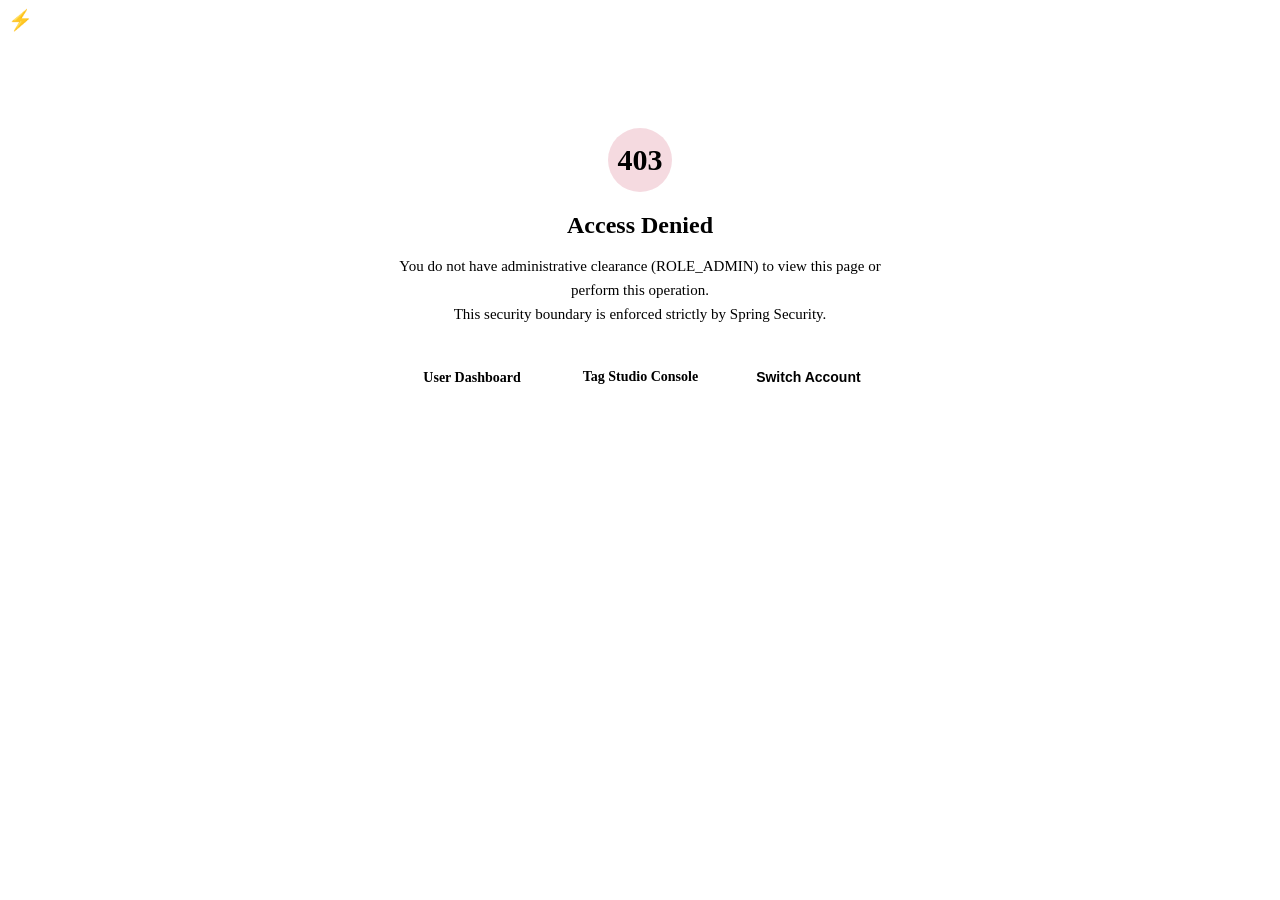
<file: src/main/resources/templates/access-denied.html>
<!DOCTYPE html>
<html lang="en" xmlns:th="http://www.thymeleaf.org">
<head>
  <meta charset="UTF-8">
  <meta name="viewport" content="width=device-width, initial-scale=1.0">
  <title>Access Denied – TechNova Tag Studio</title>
  <link rel="stylesheet" th:href="@{/css/style.css}">
  <style>
    .auth-container {
      max-width: 500px;
      margin: 60px auto;
      padding: 36px;
      background: var(--panel);
      border: 1px solid var(--border);
      border-radius: 8px;
      box-shadow: var(--shadow-lg);
      text-align: center;
    }
    .badge-denied {
      width: 64px;
      height: 64px;
      margin: 0 auto 20px;
      border-radius: 50%;
      background: rgba(186, 9, 51, 0.15);
      color: var(--rose);
      border: 2px solid var(--rose);
      display: flex;
      align-items: center;
      justify-content: center;
      font-size: 30px;
      font-weight: 800;
    }
    .auth-container h1 {
      font-size: 24px;
      font-weight: 800;
      color: var(--rose);
      margin: 0 0 10px;
    }
    .auth-container p {
      color: var(--muted);
      font-size: 15px;
      line-height: 1.6;
      margin-bottom: 28px;
    }
    .btn-action {
      display: inline-block;
      padding: 12px 24px;
      background: var(--primary);
      border: 1px solid var(--primary-border);
      border-radius: 6px;
      font-size: 14px;
      font-weight: 700;
      color: var(--primary-text);
      text-decoration: none;
      margin: 4px;
    }
    .btn-action:hover {
      background: var(--primary-hover);
    }
    .btn-secondary {
      display: inline-block;
      padding: 11px 20px;
      background: var(--panel-2);
      border: 1px solid var(--border);
      border-radius: 6px;
      font-size: 14px;
      font-weight: 600;
      color: var(--text);
      text-decoration: none;
      margin: 4px;
    }
    .btn-secondary:hover {
      background: var(--border);
    }
  </style>
</head>
<body>
  <div class="topbar">
    <div style="display:flex;align-items:center;gap:12px;">
      <a th:href="@{/}" style="display:flex;align-items:center;gap:8px;text-decoration:none;color:#fff;">
        <span style="font-size:20px;">⚡</span>
        <span style="font-weight:800;font-size:18px;">TechNova Tag Studio</span>
      </a>
    </div>
  </div>

  <div class="auth-container">
    <div class="badge-denied">403</div>
    <h1>Access Denied</h1>
    <p>
      You do not have administrative clearance (ROLE_ADMIN) to view this page or perform this operation.<br>
      This security boundary is enforced strictly by Spring Security.
    </p>

    <div style="display:flex;justify-content:center;gap:10px;flex-wrap:wrap;">
      <a th:href="@{/dashboard}" class="btn-action">User Dashboard</a>
      <a th:href="@{/}" class="btn-secondary">Tag Studio Console</a>
      <form th:action="@{/logout}" method="post" style="display:inline;">
        <button type="submit" class="btn-secondary" style="cursor:pointer;">Switch Account</button>
      </form>
    </div>
  </div>
</body>
</html>
</file>
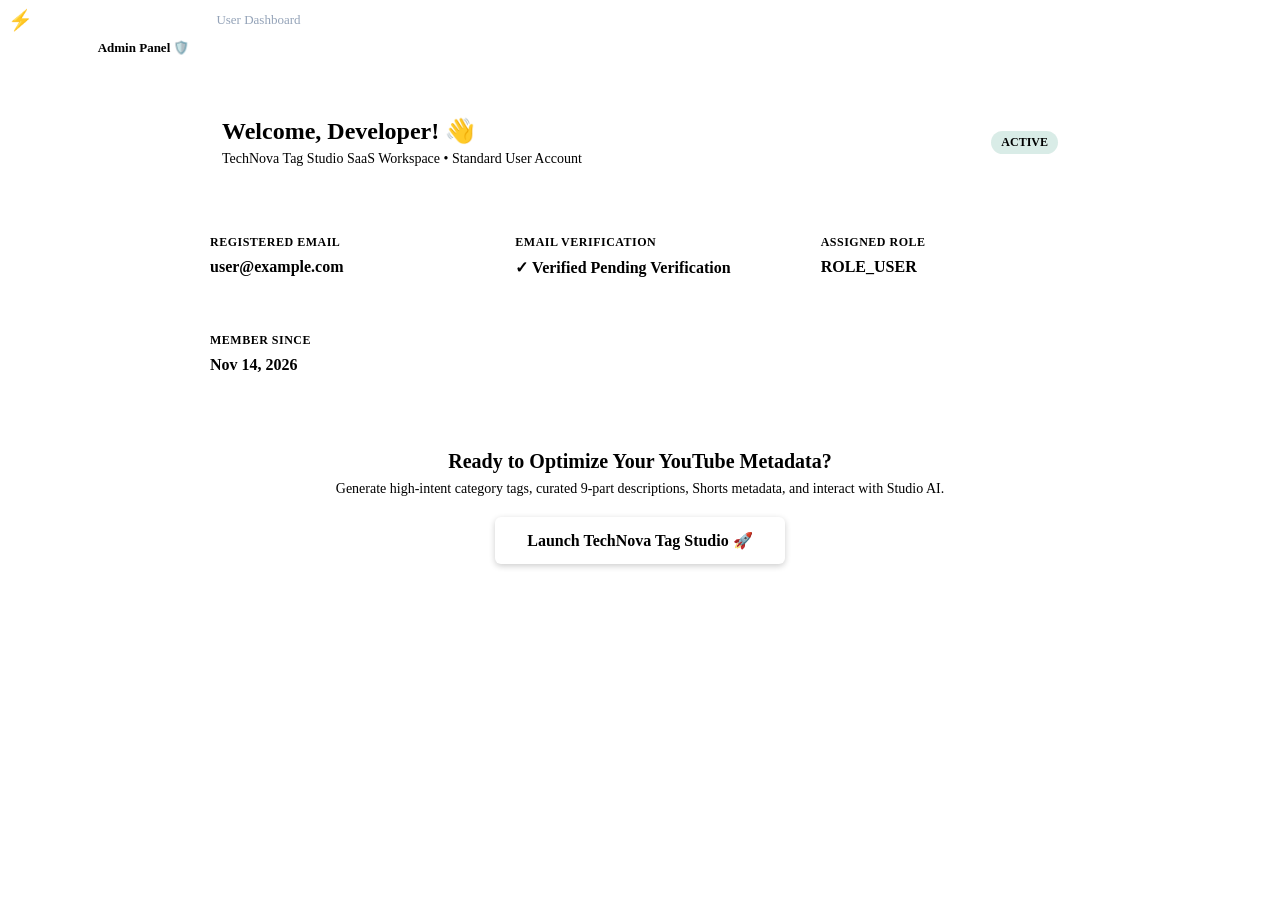
<file: src/main/resources/templates/dashboard.html>
<!DOCTYPE html>
<html lang="en" xmlns:th="http://www.thymeleaf.org" xmlns:sec="http://www.thymeleaf.org/extras/spring-security">
<head>
  <meta charset="UTF-8">
  <meta name="viewport" content="width=device-width, initial-scale=1.0">
  <title>User Dashboard – TechNova Tag Studio</title>
  <link rel="stylesheet" th:href="@{/css/style.css}">
  <style>
    .dashboard-container {
      max-width: 900px;
      margin: 30px auto;
      padding: 0 20px;
    }
    .welcome-card {
      background: var(--panel);
      border: 1px solid var(--border);
      border-radius: 8px;
      padding: 24px 32px;
      margin-bottom: 24px;
      display: flex;
      justify-content: space-between;
      align-items: center;
      box-shadow: var(--shadow);
    }
    .welcome-card h1 {
      font-size: 24px;
      font-weight: 800;
      margin: 0 0 6px;
      color: var(--text);
    }
    .welcome-card p {
      color: var(--muted);
      margin: 0;
      font-size: 14px;
    }
    .profile-grid {
      display: grid;
      grid-template-columns: repeat(auto-fit, minmax(260px, 1fr));
      gap: 16px;
      margin-bottom: 24px;
    }
    .profile-card {
      background: var(--panel);
      border: 1px solid var(--border);
      border-radius: 8px;
      padding: 20px;
      box-shadow: var(--shadow);
    }
    .profile-card .card-label {
      font-size: 12px;
      text-transform: uppercase;
      letter-spacing: 0.5px;
      color: var(--muted);
      margin-bottom: 8px;
      font-weight: 600;
    }
    .profile-card .card-value {
      font-size: 16px;
      font-weight: 700;
      color: var(--text);
      word-break: break-all;
    }
    .status-badge {
      display: inline-block;
      padding: 4px 10px;
      border-radius: 12px;
      font-size: 12px;
      font-weight: 700;
    }
    .status-active {
      background: rgba(6, 125, 98, 0.15);
      color: var(--green);
      border: 1px solid var(--green);
    }
    .status-pending {
      background: rgba(231, 118, 0, 0.15);
      color: var(--accent-orange);
      border: 1px solid var(--accent-orange);
    }
    .studio-action-card {
      background: linear-gradient(135deg, var(--panel), var(--panel-2));
      border: 1px solid var(--border);
      border-radius: 8px;
      padding: 32px;
      text-align: center;
      box-shadow: var(--shadow-lg);
    }
    .studio-action-card h2 {
      font-size: 20px;
      font-weight: 800;
      margin: 0 0 8px;
      color: var(--text);
    }
    .studio-action-card p {
      color: var(--muted);
      font-size: 14px;
      margin: 0 0 20px;
    }
    .btn-launch {
      display: inline-block;
      padding: 14px 32px;
      background: var(--primary);
      border: 1px solid var(--primary-border);
      border-radius: 6px;
      font-size: 16px;
      font-weight: 800;
      color: var(--primary-text);
      text-decoration: none;
      box-shadow: 0 2px 6px rgba(0,0,0,0.2);
    }
    .btn-launch:hover {
      background: var(--primary-hover);
    }
    .btn-outline {
      display: inline-block;
      padding: 8px 16px;
      background: transparent;
      border: 1px solid var(--border);
      border-radius: 4px;
      font-size: 13px;
      font-weight: 600;
      color: var(--text);
      text-decoration: none;
      cursor: pointer;
    }
    .btn-outline:hover {
      background: var(--panel-2);
    }
  </style>
</head>
<body>
  <div class="topbar">
    <div style="display:flex;align-items:center;gap:12px;">
      <a th:href="@{/}" style="display:flex;align-items:center;gap:8px;text-decoration:none;color:#fff;">
        <span style="font-size:20px;">⚡</span>
        <span style="font-weight:800;font-size:18px;">TechNova Tag Studio</span>
      </a>
      <span style="color:#94a3b8;font-size:13px;font-weight:500;">User Dashboard</span>
    </div>
    <div style="display:flex;gap:12px;align-items:center;">
      <a th:href="@{/}" style="color:#fff;text-decoration:none;font-size:13px;font-weight:600;">Open Console</a>
      <!-- Admin link shown only if user is an administrator -->
      <a sec:authorize="hasAuthority('ROLE_ADMIN')" th:href="@{/admin/dashboard}" style="color:var(--primary);text-decoration:none;font-size:13px;font-weight:700;">Admin Panel 🛡️</a>
      <form th:action="@{/logout}" method="post" style="display:inline;margin:0;">
        <button type="submit" class="btn-outline" style="color:#fff;border-color:#3a4553;">Sign Out</button>
      </form>
    </div>
  </div>

  <div class="dashboard-container">
    <div class="welcome-card">
      <div>
        <h1>Welcome, <span th:text="${user.fullName}">Developer</span>! 👋</h1>
        <p>TechNova Tag Studio SaaS Workspace • Standard User Account</p>
      </div>
      <div>
        <span class="status-badge status-active" th:text="${user.accountStatus}">ACTIVE</span>
      </div>
    </div>

    <div class="profile-grid">
      <div class="profile-card">
        <div class="card-label">Registered Email</div>
        <div class="card-value" th:text="${user.email}">user@example.com</div>
      </div>
      <div class="profile-card">
        <div class="card-label">Email Verification</div>
        <div class="card-value">
          <span th:if="${user.emailVerified}" style="color:var(--green);">✓ Verified</span>
          <span th:unless="${user.emailVerified}" style="color:var(--accent-orange);">Pending Verification</span>
        </div>
      </div>
      <div class="profile-card">
        <div class="card-label">Assigned Role</div>
        <div class="card-value" th:text="${user.role}">ROLE_USER</div>
      </div>
      <div class="profile-card">
        <div class="card-label">Member Since</div>
        <div class="card-value" th:text="${#temporals.format(user.createdAt, 'MMM dd, yyyy')}">Nov 14, 2026</div>
      </div>
    </div>

    <div class="studio-action-card">
      <h2>Ready to Optimize Your YouTube Metadata?</h2>
      <p>Generate high-intent category tags, curated 9-part descriptions, Shorts metadata, and interact with Studio AI.</p>
      <a th:href="@{/}" class="btn-launch">Launch TechNova Tag Studio 🚀</a>
    </div>
  </div>
</body>
</html>
</file>
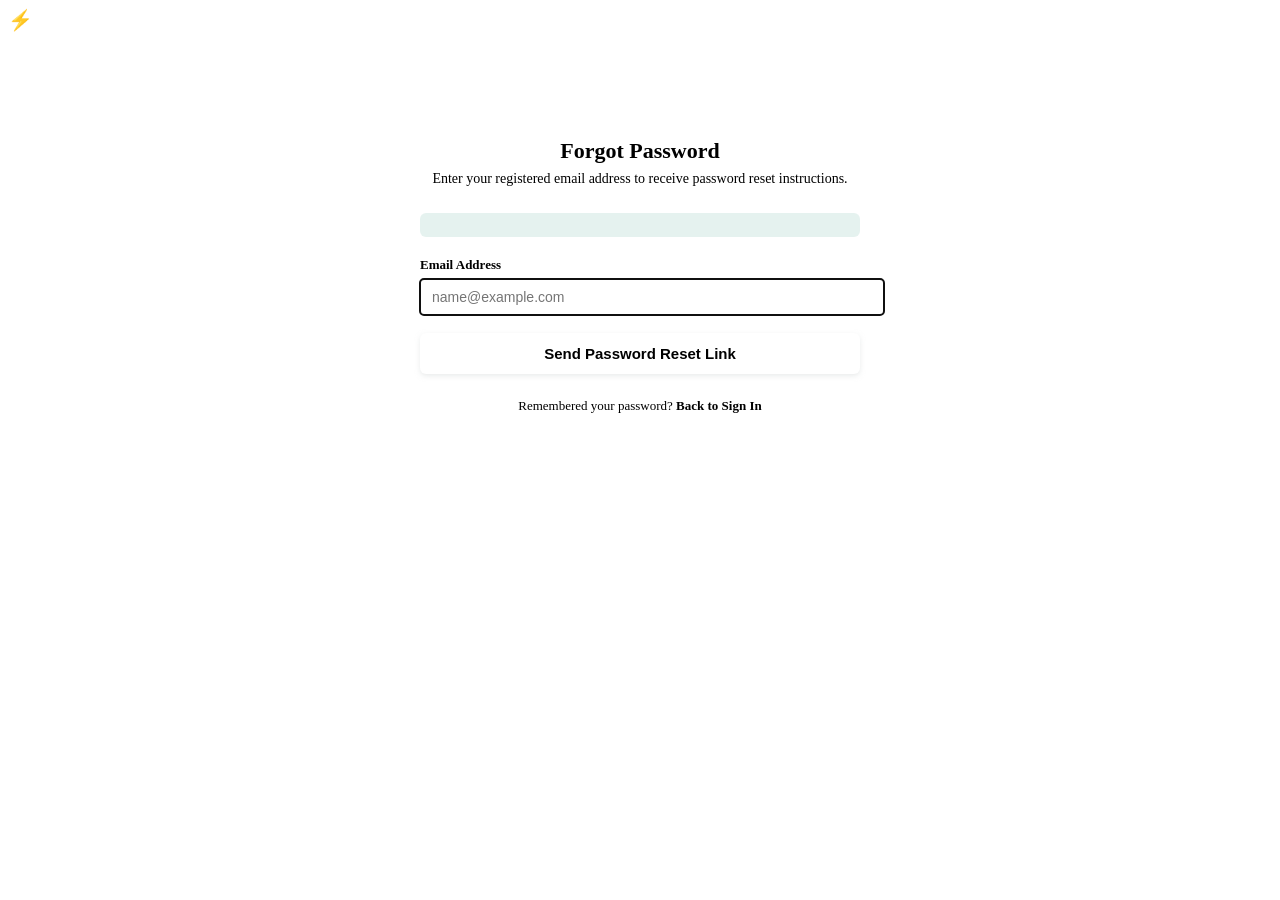
<file: src/main/resources/templates/forgot-password.html>
<!DOCTYPE html>
<html lang="en" xmlns:th="http://www.thymeleaf.org">
<head>
  <meta charset="UTF-8">
  <meta name="viewport" content="width=device-width, initial-scale=1.0">
  <title>Reset Password – TechNova Tag Studio</title>
  <link rel="stylesheet" th:href="@{/css/style.css}">
  <style>
    .auth-container {
      max-width: 440px;
      margin: 50px auto;
      padding: 32px;
      background: var(--panel);
      border: 1px solid var(--border);
      border-radius: 8px;
      box-shadow: var(--shadow-lg);
    }
    .auth-header {
      text-align: center;
      margin-bottom: 24px;
    }
    .auth-header h1 {
      font-size: 22px;
      font-weight: 700;
      margin: 8px 0 4px;
      color: var(--text);
    }
    .auth-header p {
      color: var(--muted);
      font-size: 14px;
      margin: 0;
      line-height: 1.5;
    }
    .form-group {
      margin-bottom: 18px;
    }
    .form-group label {
      display: block;
      font-size: 13px;
      font-weight: 600;
      margin-bottom: 6px;
      color: var(--text);
    }
    .form-control {
      width: 100%;
      padding: 10px 12px;
      font-size: 14px;
      border: 1px solid var(--border);
      border-radius: 4px;
      background: var(--panel-2);
      color: var(--text);
      transition: border-color 0.15s ease;
    }
    .alert-banner {
      padding: 12px 14px;
      border-radius: 6px;
      font-size: 14px;
      margin-bottom: 20px;
      line-height: 1.4;
    }
    .alert-success {
      background: rgba(6, 125, 98, 0.1);
      border: 1px solid var(--green);
      color: var(--green);
    }
    .btn-submit {
      width: 100%;
      padding: 12px;
      background: var(--primary);
      border: 1px solid var(--primary-border);
      border-radius: 6px;
      font-size: 15px;
      font-weight: 700;
      color: var(--primary-text);
      cursor: pointer;
      box-shadow: 0 2px 5px rgba(213, 217, 217, 0.5);
    }
    .btn-submit:hover {
      background: var(--primary-hover);
    }
    .auth-footer {
      text-align: center;
      margin-top: 24px;
      font-size: 13px;
      color: var(--muted);
    }
    .auth-footer a {
      color: var(--accent-teal);
      text-decoration: none;
      font-weight: 600;
    }
  </style>
</head>
<body>
  <div class="topbar">
    <div style="display:flex;align-items:center;gap:12px;">
      <a th:href="@{/}" style="display:flex;align-items:center;gap:8px;text-decoration:none;color:#fff;">
        <span style="font-size:20px;">⚡</span>
        <span style="font-weight:800;font-size:18px;">TechNova Tag Studio</span>
      </a>
    </div>
    <div style="display:flex;gap:12px;align-items:center;">
      <a th:href="@{/login}" style="color:#fff;text-decoration:none;font-size:13px;font-weight:600;">Sign In</a>
    </div>
  </div>

  <div class="auth-container">
    <div class="auth-header">
      <h1>Forgot Password</h1>
      <p>Enter your registered email address to receive password reset instructions.</p>
    </div>

    <div th:if="${successMessage}" class="alert-banner alert-success" th:text="${successMessage}"></div>

    <form th:action="@{/forgot-password}" method="post">
      <div class="form-group">
        <label for="email">Email Address</label>
        <input type="email" id="email" name="email" class="form-control" placeholder="name@example.com" required autofocus>
      </div>

      <button type="submit" class="btn-submit">Send Password Reset Link</button>
    </form>

    <div class="auth-footer">
      Remembered your password? <a th:href="@{/login}">Back to Sign In</a>
    </div>
  </div>
</body>
</html>
</file>
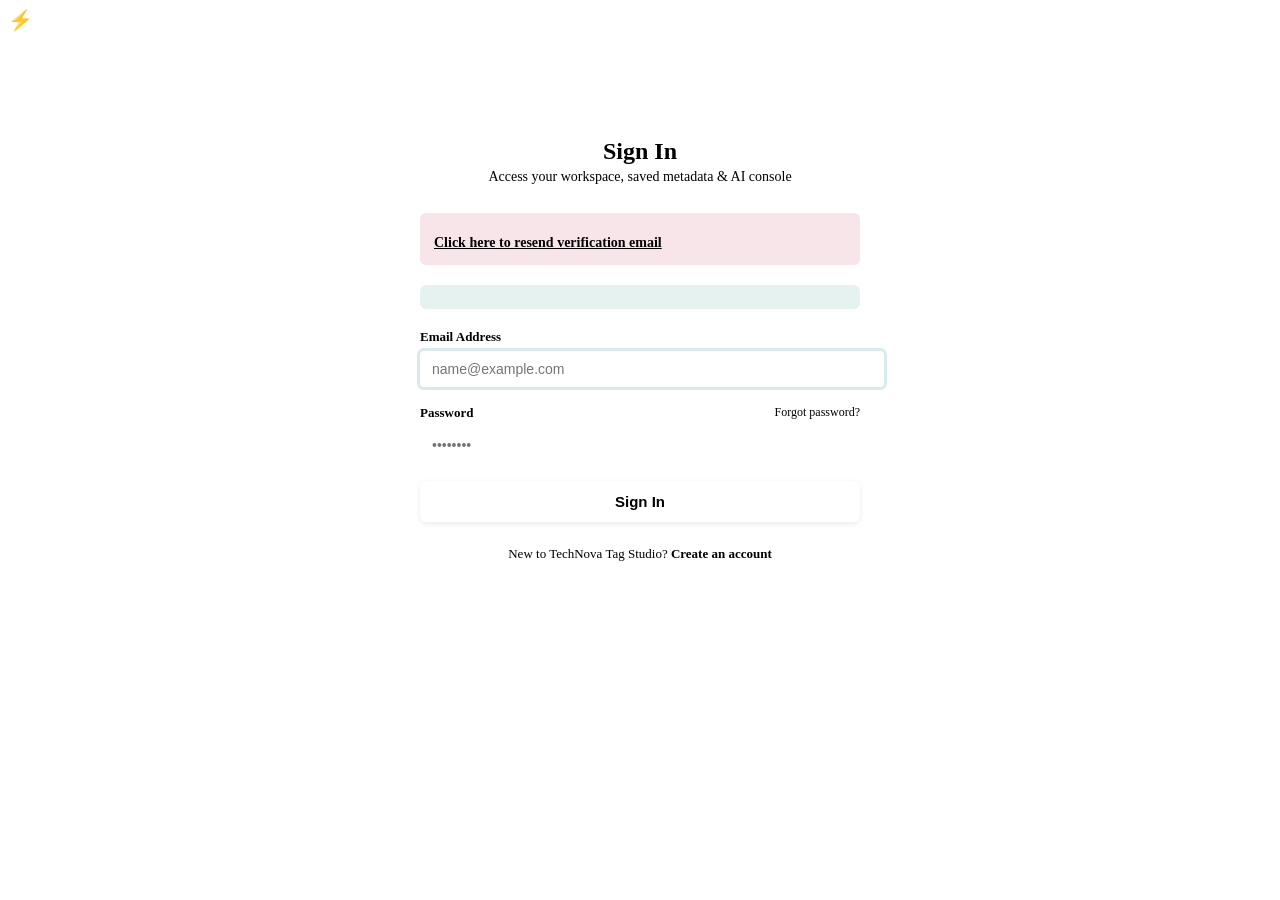
<file: src/main/resources/templates/login.html>
<!DOCTYPE html>
<html lang="en" xmlns:th="http://www.thymeleaf.org">
<head>
  <meta charset="UTF-8">
  <meta name="viewport" content="width=device-width, initial-scale=1.0">
  <title>Sign In – TechNova Tag Studio</title>
  <link rel="stylesheet" th:href="@{/css/style.css}">
  <style>
    .auth-container {
      max-width: 440px;
      margin: 50px auto;
      padding: 32px;
      background: var(--panel);
      border: 1px solid var(--border);
      border-radius: 8px;
      box-shadow: var(--shadow-lg);
    }
    .auth-header {
      text-align: center;
      margin-bottom: 28px;
    }
    .auth-header h1 {
      font-size: 24px;
      font-weight: 700;
      margin: 8px 0 4px;
      color: var(--text);
    }
    .auth-header p {
      color: var(--muted);
      font-size: 14px;
      margin: 0;
    }
    .form-group {
      margin-bottom: 18px;
    }
    .form-group label {
      display: block;
      font-size: 13px;
      font-weight: 600;
      margin-bottom: 6px;
      color: var(--text);
    }
    .form-control {
      width: 100%;
      padding: 10px 12px;
      font-size: 14px;
      border: 1px solid var(--border);
      border-radius: 4px;
      background: var(--panel-2);
      color: var(--text);
      transition: border-color 0.15s ease;
    }
    .form-control:focus {
      outline: none;
      border-color: var(--accent-teal);
      box-shadow: 0 0 0 3px rgba(0, 113, 133, 0.15);
    }
    .alert-banner {
      padding: 12px 14px;
      border-radius: 6px;
      font-size: 14px;
      margin-bottom: 20px;
      line-height: 1.4;
    }
    .alert-error {
      background: rgba(186, 9, 51, 0.1);
      border: 1px solid var(--rose);
      color: var(--rose);
    }
    .alert-success {
      background: rgba(6, 125, 98, 0.1);
      border: 1px solid var(--green);
      color: var(--green);
    }
    .btn-submit {
      width: 100%;
      padding: 12px;
      background: var(--primary);
      border: 1px solid var(--primary-border);
      border-radius: 6px;
      font-size: 15px;
      font-weight: 700;
      color: var(--primary-text);
      cursor: pointer;
      box-shadow: 0 2px 5px rgba(213, 217, 217, 0.5);
      transition: background 0.15s ease;
    }
    .btn-submit:hover {
      background: var(--primary-hover);
    }
    .auth-footer {
      text-align: center;
      margin-top: 24px;
      font-size: 13px;
      color: var(--muted);
    }
    .auth-footer a {
      color: var(--accent-teal);
      text-decoration: none;
      font-weight: 600;
    }
    .auth-footer a:hover {
      text-decoration: underline;
    }
    .flex-row-between {
      display: flex;
      justify-content: space-between;
      align-items: center;
      margin-bottom: 6px;
    }
  </style>
</head>
<body>
  <div class="topbar">
    <div style="display:flex;align-items:center;gap:12px;">
      <a th:href="@{/}" style="display:flex;align-items:center;gap:8px;text-decoration:none;color:#fff;">
        <span style="font-size:20px;">⚡</span>
        <span style="font-weight:800;font-size:18px;">TechNova Tag Studio</span>
      </a>
    </div>
    <div style="display:flex;gap:12px;align-items:center;">
      <a th:href="@{/register}" style="color:#fff;text-decoration:none;font-size:13px;font-weight:600;">Create Account</a>
    </div>
  </div>

  <div class="auth-container">
    <div class="auth-header">
      <h1>Sign In</h1>
      <p>Access your workspace, saved metadata & AI console</p>
    </div>

    <div th:if="${errorMessage}" class="alert-banner alert-error">
      <span th:text="${errorMessage}"></span>
      <div th:if="${errorMessage != null && errorMessage.contains('verified')}" style="margin-top:8px;">
        <a th:href="@{/resend-verification}" style="color:var(--text);font-weight:700;text-decoration:underline;">Click here to resend verification email</a>
      </div>
    </div>

    <div th:if="${successMessage}" class="alert-banner alert-success" th:text="${successMessage}"></div>

    <form th:action="@{/login}" method="post">
      <div class="form-group">
        <label for="email">Email Address</label>
        <input type="email" id="email" name="email" class="form-control" placeholder="name@example.com" required autofocus>
      </div>

      <div class="form-group">
        <div class="flex-row-between">
          <label for="password" style="margin-bottom:0;">Password</label>
          <a th:href="@{/forgot-password}" style="font-size:12px;color:var(--accent-teal);text-decoration:none;">Forgot password?</a>
        </div>
        <input type="password" id="password" name="password" class="form-control" placeholder="••••••••" required>
      </div>

      <button type="submit" class="btn-submit">Sign In</button>
    </form>

    <div class="auth-footer">
      New to TechNova Tag Studio? <a th:href="@{/register}">Create an account</a>
    </div>
  </div>
</body>
</html>
</file>
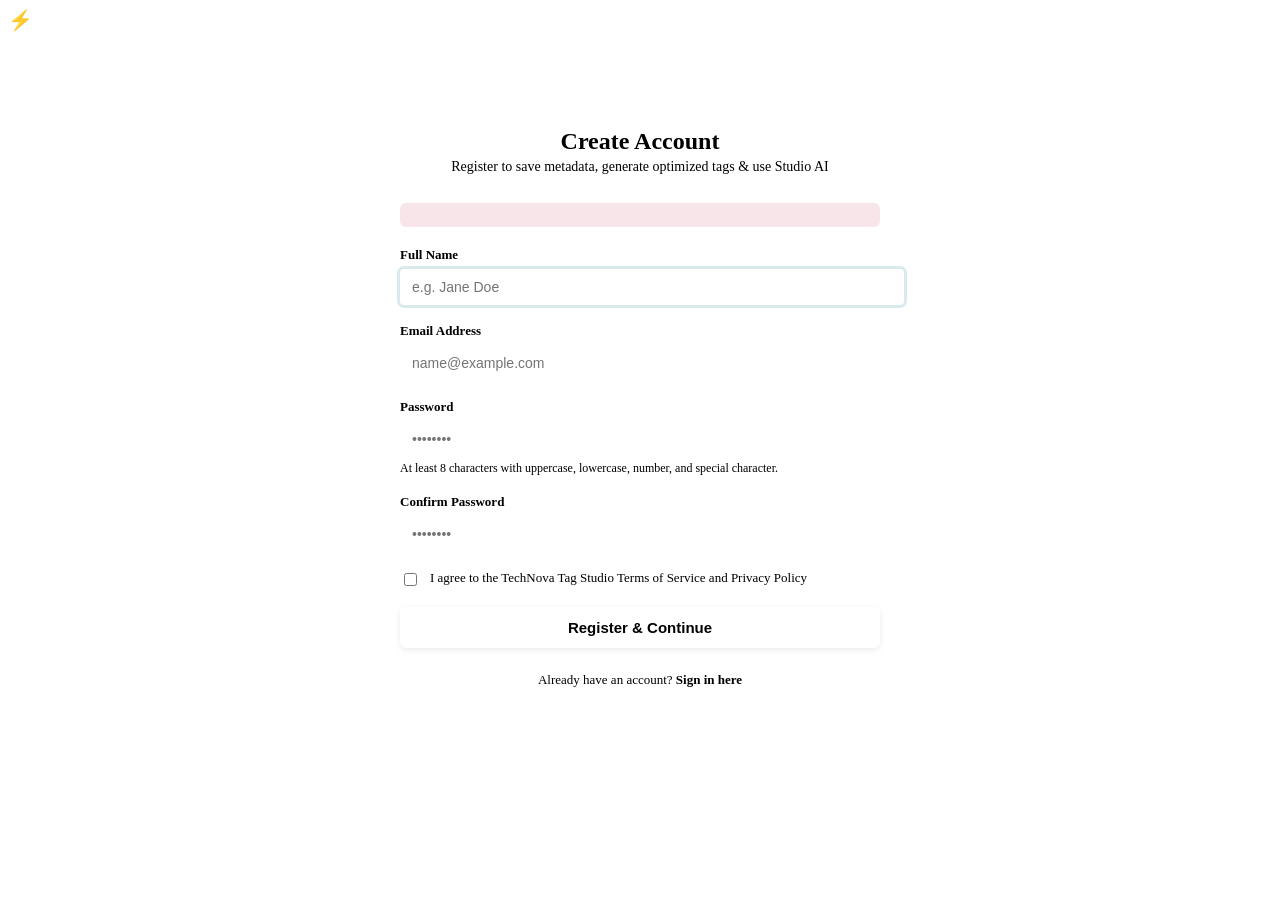
<file: src/main/resources/templates/register.html>
<!DOCTYPE html>
<html lang="en" xmlns:th="http://www.thymeleaf.org">
<head>
  <meta charset="UTF-8">
  <meta name="viewport" content="width=device-width, initial-scale=1.0">
  <title>Create Account – TechNova Tag Studio</title>
  <link rel="stylesheet" th:href="@{/css/style.css}">
  <style>
    .auth-container {
      max-width: 480px;
      margin: 40px auto;
      padding: 32px;
      background: var(--panel);
      border: 1px solid var(--border);
      border-radius: 8px;
      box-shadow: var(--shadow-lg);
    }
    .auth-header {
      text-align: center;
      margin-bottom: 28px;
    }
    .auth-header h1 {
      font-size: 24px;
      font-weight: 700;
      margin: 8px 0 4px;
      color: var(--text);
    }
    .auth-header p {
      color: var(--muted);
      font-size: 14px;
      margin: 0;
    }
    .form-group {
      margin-bottom: 18px;
    }
    .form-group label {
      display: block;
      font-size: 13px;
      font-weight: 600;
      margin-bottom: 6px;
      color: var(--text);
    }
    .form-control {
      width: 100%;
      padding: 10px 12px;
      font-size: 14px;
      border: 1px solid var(--border);
      border-radius: 4px;
      background: var(--panel-2);
      color: var(--text);
      transition: border-color 0.15s ease;
    }
    .form-control:focus {
      outline: none;
      border-color: var(--accent-teal);
      box-shadow: 0 0 0 3px rgba(0, 113, 133, 0.15);
    }
    .password-hint {
      font-size: 12px;
      color: var(--muted);
      margin-top: 4px;
    }
    .field-error {
      font-size: 12px;
      color: var(--rose);
      margin-top: 4px;
      font-weight: 500;
    }
    .alert-banner {
      padding: 12px 14px;
      border-radius: 6px;
      font-size: 14px;
      margin-bottom: 20px;
    }
    .alert-error {
      background: rgba(186, 9, 51, 0.1);
      border: 1px solid var(--rose);
      color: var(--rose);
    }
    .alert-success {
      background: rgba(6, 125, 98, 0.1);
      border: 1px solid var(--green);
      color: var(--green);
    }
    .terms-box {
      display: flex;
      align-items: flex-start;
      gap: 10px;
      font-size: 13px;
      color: var(--text);
      margin: 18px 0;
    }
    .terms-box input[type="checkbox"] {
      margin-top: 3px;
    }
    .btn-submit {
      width: 100%;
      padding: 12px;
      background: var(--primary);
      border: 1px solid var(--primary-border);
      border-radius: 6px;
      font-size: 15px;
      font-weight: 700;
      color: var(--primary-text);
      cursor: pointer;
      box-shadow: 0 2px 5px rgba(213, 217, 217, 0.5);
      transition: background 0.15s ease;
    }
    .btn-submit:hover {
      background: var(--primary-hover);
    }
    .auth-footer {
      text-align: center;
      margin-top: 24px;
      font-size: 13px;
      color: var(--muted);
    }
    .auth-footer a {
      color: var(--accent-teal);
      text-decoration: none;
      font-weight: 600;
    }
    .auth-footer a:hover {
      text-decoration: underline;
    }
  </style>
</head>
<body>
  <div class="topbar">
    <div style="display:flex;align-items:center;gap:12px;">
      <a th:href="@{/}" style="display:flex;align-items:center;gap:8px;text-decoration:none;color:#fff;">
        <span style="font-size:20px;">⚡</span>
        <span style="font-weight:800;font-size:18px;">TechNova Tag Studio</span>
      </a>
    </div>
    <div style="display:flex;gap:12px;align-items:center;">
      <a th:href="@{/login}" style="color:#fff;text-decoration:none;font-size:13px;font-weight:600;">Sign In</a>
    </div>
  </div>

  <div class="auth-container">
    <div class="auth-header">
      <h1>Create Account</h1>
      <p>Register to save metadata, generate optimized tags & use Studio AI</p>
    </div>

    <div th:if="${errorMessage}" class="alert-banner alert-error" th:text="${errorMessage}"></div>

    <form th:action="@{/register}" th:object="${registerDTO}" method="post">
      <div class="form-group">
        <label for="fullName">Full Name</label>
        <input type="text" id="fullName" th:field="*{fullName}" class="form-control" placeholder="e.g. Jane Doe" required autofocus>
        <div class="field-error" th:if="${#fields.hasErrors('fullName')}" th:errors="*{fullName}"></div>
      </div>

      <div class="form-group">
        <label for="email">Email Address</label>
        <input type="email" id="email" th:field="*{email}" class="form-control" placeholder="name@example.com" required>
        <div class="field-error" th:if="${#fields.hasErrors('email')}" th:errors="*{email}"></div>
      </div>

      <div class="form-group">
        <label for="password">Password</label>
        <input type="password" id="password" th:field="*{password}" class="form-control" placeholder="••••••••" required>
        <div class="password-hint">At least 8 characters with uppercase, lowercase, number, and special character.</div>
        <div class="field-error" th:if="${#fields.hasErrors('password')}" th:errors="*{password}"></div>
      </div>

      <div class="form-group">
        <label for="confirmPassword">Confirm Password</label>
        <input type="password" id="confirmPassword" th:field="*{confirmPassword}" class="form-control" placeholder="••••••••" required>
        <div class="field-error" th:if="${#fields.hasErrors('confirmPassword')}" th:errors="*{confirmPassword}"></div>
      </div>

      <div class="terms-box">
        <input type="checkbox" id="agreeTerms" th:field="*{agreeTerms}" required>
        <label for="agreeTerms">I agree to the TechNova Tag Studio Terms of Service and Privacy Policy</label>
      </div>
      <div class="field-error" th:if="${#fields.hasErrors('agreeTerms')}" th:errors="*{agreeTerms}"></div>

      <button type="submit" class="btn-submit">Register & Continue</button>
    </form>

    <div class="auth-footer">
      Already have an account? <a th:href="@{/login}">Sign in here</a>
    </div>
  </div>
</body>
</html>
</file>
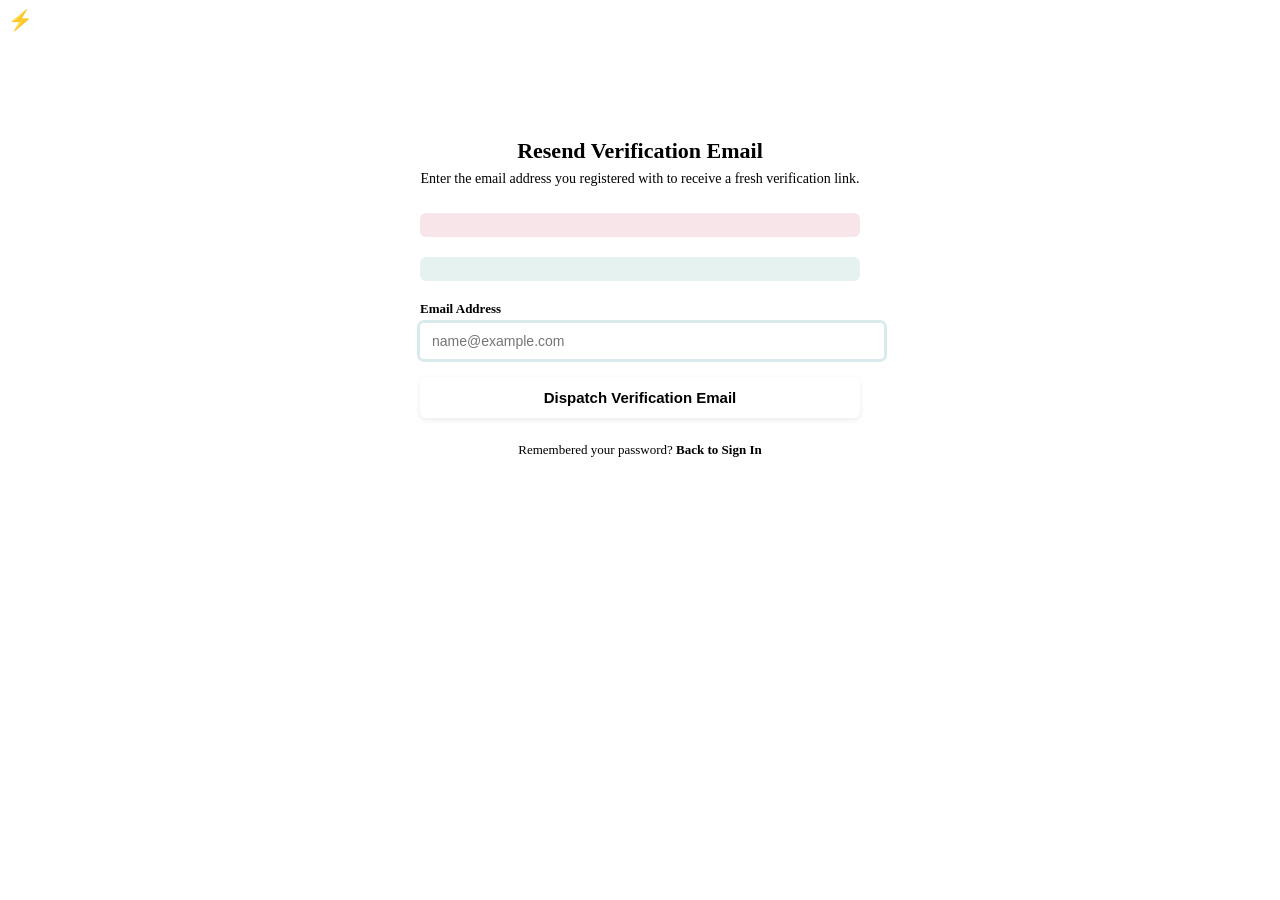
<file: src/main/resources/templates/resend-verification.html>
<!DOCTYPE html>
<html lang="en" xmlns:th="http://www.thymeleaf.org">
<head>
  <meta charset="UTF-8">
  <meta name="viewport" content="width=device-width, initial-scale=1.0">
  <title>Resend Verification Email – TechNova Tag Studio</title>
  <link rel="stylesheet" th:href="@{/css/style.css}">
  <style>
    .auth-container {
      max-width: 440px;
      margin: 50px auto;
      padding: 32px;
      background: var(--panel);
      border: 1px solid var(--border);
      border-radius: 8px;
      box-shadow: var(--shadow-lg);
    }
    .auth-header {
      text-align: center;
      margin-bottom: 24px;
    }
    .auth-header h1 {
      font-size: 22px;
      font-weight: 700;
      margin: 8px 0 4px;
      color: var(--text);
    }
    .auth-header p {
      color: var(--muted);
      font-size: 14px;
      margin: 0;
      line-height: 1.5;
    }
    .form-group {
      margin-bottom: 18px;
    }
    .form-group label {
      display: block;
      font-size: 13px;
      font-weight: 600;
      margin-bottom: 6px;
      color: var(--text);
    }
    .form-control {
      width: 100%;
      padding: 10px 12px;
      font-size: 14px;
      border: 1px solid var(--border);
      border-radius: 4px;
      background: var(--panel-2);
      color: var(--text);
      transition: border-color 0.15s ease;
    }
    .form-control:focus {
      outline: none;
      border-color: var(--accent-teal);
      box-shadow: 0 0 0 3px rgba(0, 113, 133, 0.15);
    }
    .alert-banner {
      padding: 12px 14px;
      border-radius: 6px;
      font-size: 14px;
      margin-bottom: 20px;
      line-height: 1.4;
    }
    .alert-error {
      background: rgba(186, 9, 51, 0.1);
      border: 1px solid var(--rose);
      color: var(--rose);
    }
    .alert-success {
      background: rgba(6, 125, 98, 0.1);
      border: 1px solid var(--green);
      color: var(--green);
    }
    .btn-submit {
      width: 100%;
      padding: 12px;
      background: var(--primary);
      border: 1px solid var(--primary-border);
      border-radius: 6px;
      font-size: 15px;
      font-weight: 700;
      color: var(--primary-text);
      cursor: pointer;
      box-shadow: 0 2px 5px rgba(213, 217, 217, 0.5);
      transition: background 0.15s ease;
    }
    .btn-submit:hover {
      background: var(--primary-hover);
    }
    .auth-footer {
      text-align: center;
      margin-top: 24px;
      font-size: 13px;
      color: var(--muted);
    }
    .auth-footer a {
      color: var(--accent-teal);
      text-decoration: none;
      font-weight: 600;
    }
    .auth-footer a:hover {
      text-decoration: underline;
    }
  </style>
</head>
<body>
  <div class="topbar">
    <div style="display:flex;align-items:center;gap:12px;">
      <a th:href="@{/}" style="display:flex;align-items:center;gap:8px;text-decoration:none;color:#fff;">
        <span style="font-size:20px;">⚡</span>
        <span style="font-weight:800;font-size:18px;">TechNova Tag Studio</span>
      </a>
    </div>
    <div style="display:flex;gap:12px;align-items:center;">
      <a th:href="@{/login}" style="color:#fff;text-decoration:none;font-size:13px;font-weight:600;">Sign In</a>
    </div>
  </div>

  <div class="auth-container">
    <div class="auth-header">
      <h1>Resend Verification Email</h1>
      <p>Enter the email address you registered with to receive a fresh verification link.</p>
    </div>

    <div th:if="${errorMessage}" class="alert-banner alert-error" th:text="${errorMessage}"></div>
    <div th:if="${successMessage}" class="alert-banner alert-success" th:text="${successMessage}"></div>

    <form th:action="@{/resend-verification}" method="post">
      <div class="form-group">
        <label for="email">Email Address</label>
        <input type="email" id="email" name="email" class="form-control" th:value="${email}" placeholder="name@example.com" required autofocus>
      </div>

      <button type="submit" class="btn-submit">Dispatch Verification Email</button>
    </form>

    <div class="auth-footer">
      Remembered your password? <a th:href="@{/login}">Back to Sign In</a>
    </div>
  </div>
</body>
</html>
</file>
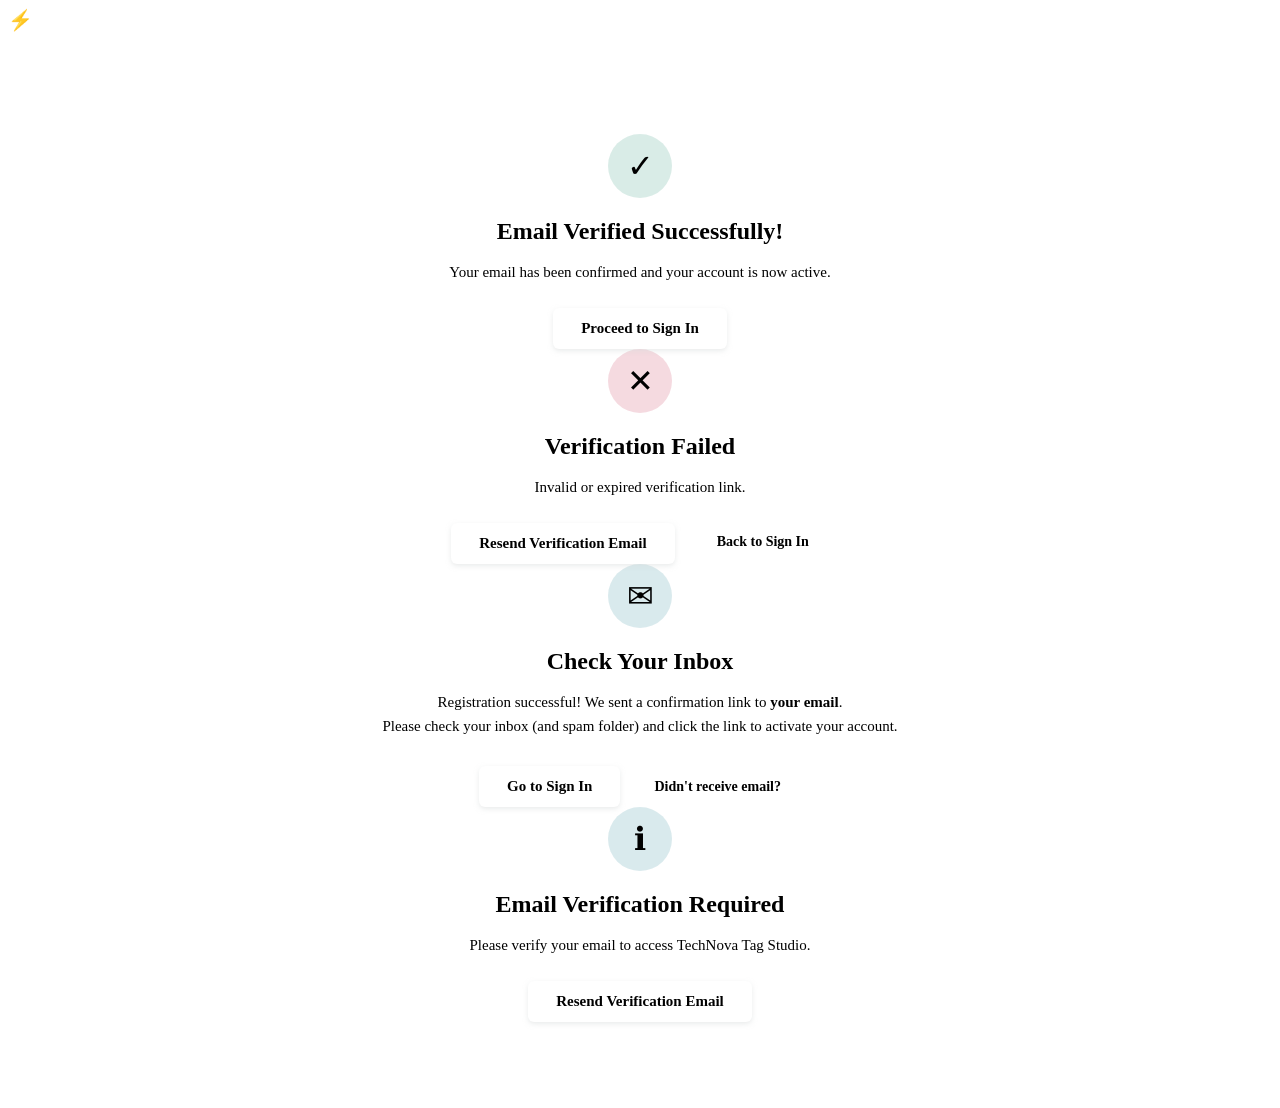
<file: src/main/resources/templates/verify-email.html>
<!DOCTYPE html>
<html lang="en" xmlns:th="http://www.thymeleaf.org">
<head>
  <meta charset="UTF-8">
  <meta name="viewport" content="width=device-width, initial-scale=1.0">
  <title>Email Verification – TechNova Tag Studio</title>
  <link rel="stylesheet" th:href="@{/css/style.css}">
  <style>
    .auth-container {
      max-width: 520px;
      margin: 50px auto;
      padding: 36px;
      background: var(--panel);
      border: 1px solid var(--border);
      border-radius: 8px;
      box-shadow: var(--shadow-lg);
      text-align: center;
    }
    .icon-badge {
      width: 64px;
      height: 64px;
      margin: 0 auto 20px;
      border-radius: 50%;
      display: flex;
      align-items: center;
      justify-content: center;
      font-size: 32px;
    }
    .icon-success {
      background: rgba(6, 125, 98, 0.15);
      color: var(--green);
      border: 2px solid var(--green);
    }
    .icon-info {
      background: rgba(0, 113, 133, 0.15);
      color: var(--accent-teal);
      border: 2px solid var(--accent-teal);
    }
    .icon-error {
      background: rgba(186, 9, 51, 0.15);
      color: var(--rose);
      border: 2px solid var(--rose);
    }
    .auth-container h1 {
      font-size: 24px;
      font-weight: 700;
      margin: 0 0 12px;
      color: var(--text);
    }
    .auth-container p {
      color: var(--muted);
      font-size: 15px;
      line-height: 1.6;
      margin-bottom: 24px;
    }
    .email-highlight {
      font-weight: 700;
      color: var(--text);
    }
    .btn-action {
      display: inline-block;
      padding: 12px 28px;
      background: var(--primary);
      border: 1px solid var(--primary-border);
      border-radius: 6px;
      font-size: 15px;
      font-weight: 700;
      color: var(--primary-text);
      text-decoration: none;
      box-shadow: 0 2px 5px rgba(213, 217, 217, 0.5);
    }
    .btn-action:hover {
      background: var(--primary-hover);
    }
    .btn-secondary {
      display: inline-block;
      padding: 11px 20px;
      background: var(--panel-2);
      border: 1px solid var(--border);
      border-radius: 6px;
      font-size: 14px;
      font-weight: 600;
      color: var(--text);
      text-decoration: none;
      margin-left: 10px;
    }
    .btn-secondary:hover {
      background: var(--border);
    }
  </style>
</head>
<body>
  <div class="topbar">
    <div style="display:flex;align-items:center;gap:12px;">
      <a th:href="@{/}" style="display:flex;align-items:center;gap:8px;text-decoration:none;color:#fff;">
        <span style="font-size:20px;">⚡</span>
        <span style="font-weight:800;font-size:18px;">TechNova Tag Studio</span>
      </a>
    </div>
    <div style="display:flex;gap:12px;align-items:center;">
      <a th:href="@{/login}" style="color:#fff;text-decoration:none;font-size:13px;font-weight:600;">Sign In</a>
    </div>
  </div>

  <div class="auth-container">
    <!-- Success State -->
    <div th:if="${verified == true}">
      <div class="icon-badge icon-success">✓</div>
      <h1>Email Verified Successfully!</h1>
      <p th:text="${message}">Your email has been confirmed and your account is now active.</p>
      <a th:href="@{/login}" class="btn-action">Proceed to Sign In</a>
    </div>

    <!-- Error State -->
    <div th:if="${verified == false}">
      <div class="icon-badge icon-error">✕</div>
      <h1>Verification Failed</h1>
      <p th:text="${message}">Invalid or expired verification link.</p>
      <div style="display:flex;justify-content:center;gap:12px;">
        <a th:href="@{/resend-verification}" class="btn-action">Resend Verification Email</a>
        <a th:href="@{/login}" class="btn-secondary">Back to Sign In</a>
      </div>
    </div>

    <!-- Just Registered State -->
    <div th:if="${verified == null && registered == true}">
      <div class="icon-badge icon-info">✉</div>
      <h1>Check Your Inbox</h1>
      <p>
        Registration successful! We sent a confirmation link to <span class="email-highlight" th:text="${email}">your email</span>.<br>
        Please check your inbox (and spam folder) and click the link to activate your account.
      </p>
      <div style="margin-top:28px;">
        <a th:href="@{/login}" class="btn-action">Go to Sign In</a>
        <a th:href="@{/resend-verification}" class="btn-secondary">Didn't receive email?</a>
      </div>
    </div>

    <!-- Default Prompt State -->
    <div th:if="${verified == null && registered != true}">
      <div class="icon-badge icon-info">ℹ</div>
      <h1>Email Verification Required</h1>
      <p th:text="${message}">Please verify your email to access TechNova Tag Studio.</p>
      <a th:href="@{/resend-verification}" class="btn-action">Resend Verification Email</a>
    </div>
  </div>
</body>
</html>
</file>
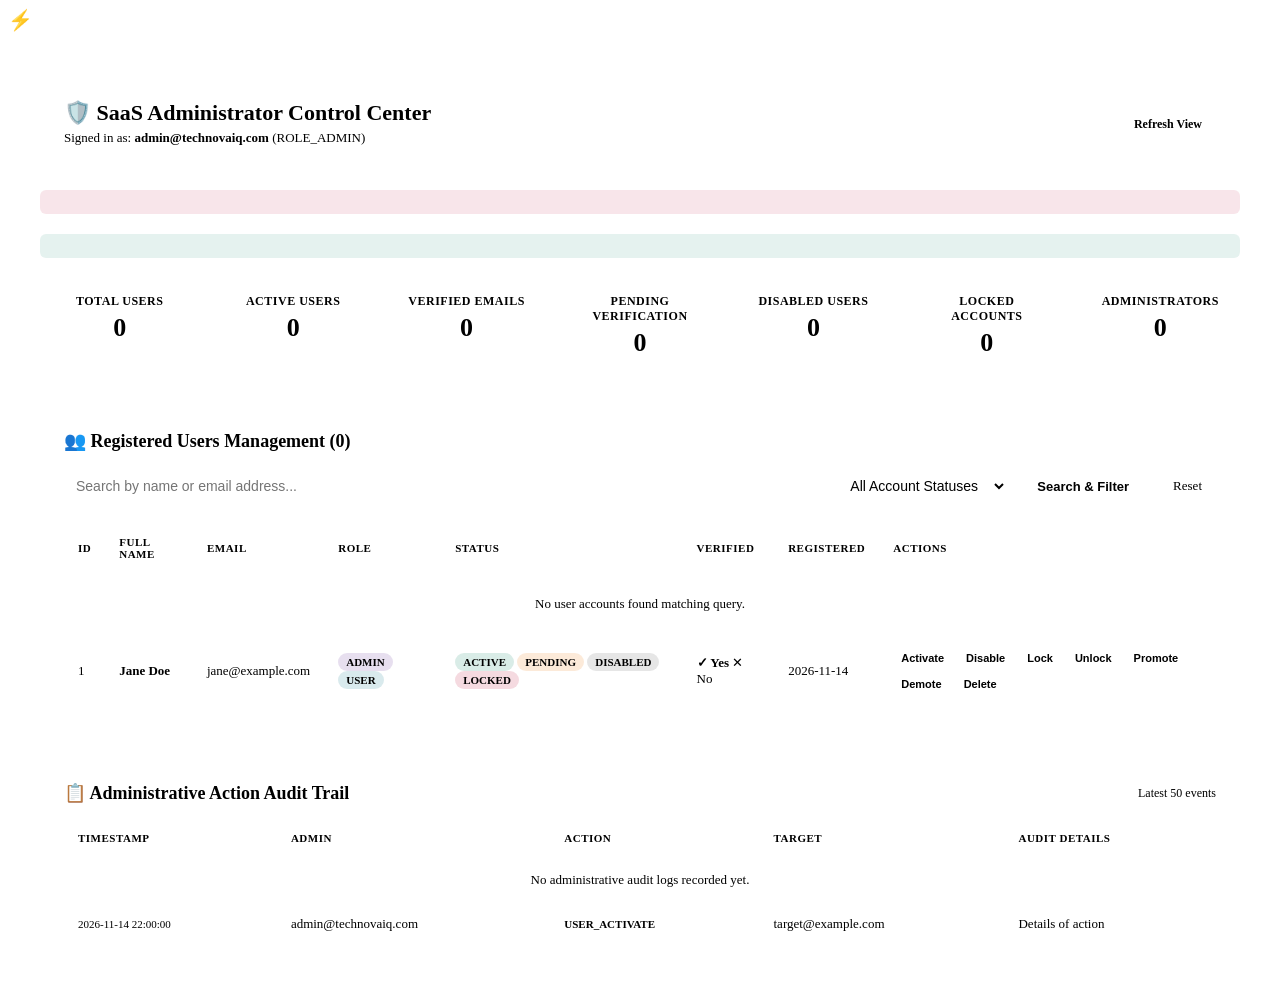
<file: src/main/resources/templates/admin/dashboard.html>
<!DOCTYPE html>
<html lang="en" xmlns:th="http://www.thymeleaf.org">
<head>
  <meta charset="UTF-8">
  <meta name="viewport" content="width=device-width, initial-scale=1.0">
  <title>Admin Panel – TechNova Tag Studio</title>
  <link rel="stylesheet" th:href="@{/css/style.css}">
  <style>
    .admin-container {
      max-width: 1200px;
      margin: 24px auto;
      padding: 0 20px;
    }
    .admin-header {
      display: flex;
      justify-content: space-between;
      align-items: center;
      margin-bottom: 24px;
      background: var(--panel);
      padding: 20px 24px;
      border: 1px solid var(--border);
      border-radius: 8px;
      box-shadow: var(--shadow);
    }
    .admin-header h1 {
      font-size: 22px;
      font-weight: 800;
      margin: 0;
      color: var(--text);
      display: flex;
      align-items: center;
      gap: 10px;
    }
    .stats-grid {
      display: grid;
      grid-template-columns: repeat(auto-fit, minmax(150px, 1fr));
      gap: 14px;
      margin-bottom: 28px;
    }
    .stat-card {
      background: var(--panel);
      border: 1px solid var(--border);
      border-radius: 8px;
      padding: 16px;
      box-shadow: var(--shadow);
      text-align: center;
    }
    .stat-card .val {
      font-size: 26px;
      font-weight: 800;
      color: var(--text);
      margin: 4px 0;
    }
    .stat-card .lbl {
      font-size: 12px;
      text-transform: uppercase;
      font-weight: 600;
      color: var(--muted);
      letter-spacing: 0.5px;
    }
    .panel-box {
      background: var(--panel);
      border: 1px solid var(--border);
      border-radius: 8px;
      padding: 24px;
      margin-bottom: 28px;
      box-shadow: var(--shadow);
    }
    .panel-box h2 {
      font-size: 18px;
      font-weight: 700;
      margin: 0 0 16px;
      color: var(--text);
      display: flex;
      align-items: center;
      justify-content: space-between;
    }
    .filter-bar {
      display: flex;
      gap: 12px;
      align-items: center;
      margin-bottom: 20px;
      flex-wrap: wrap;
    }
    .filter-bar input[type="text"] {
      flex: 1;
      min-width: 220px;
      padding: 9px 12px;
      border: 1px solid var(--border);
      border-radius: 4px;
      background: var(--panel-2);
      color: var(--text);
      font-size: 14px;
    }
    .filter-bar select {
      padding: 9px 12px;
      border: 1px solid var(--border);
      border-radius: 4px;
      background: var(--panel-2);
      color: var(--text);
      font-size: 14px;
    }
    .btn-filter {
      padding: 9px 18px;
      background: var(--primary);
      border: 1px solid var(--primary-border);
      border-radius: 4px;
      font-weight: 700;
      font-size: 13px;
      color: var(--primary-text);
      cursor: pointer;
    }
    .btn-reset {
      padding: 8px 14px;
      background: var(--panel-2);
      border: 1px solid var(--border);
      border-radius: 4px;
      font-size: 13px;
      color: var(--muted);
      text-decoration: none;
    }
    .data-table {
      width: 100%;
      border-collapse: collapse;
      font-size: 13px;
    }
    .data-table th, .data-table td {
      padding: 12px 14px;
      text-align: left;
      border-bottom: 1px solid var(--border);
    }
    .data-table th {
      background: var(--panel-2);
      font-weight: 700;
      color: var(--muted);
      text-transform: uppercase;
      font-size: 11px;
      letter-spacing: 0.5px;
    }
    .data-table tr:hover {
      background: var(--panel-2);
    }
    .badge {
      display: inline-block;
      padding: 3px 8px;
      border-radius: 10px;
      font-size: 11px;
      font-weight: 700;
    }
    .badge-admin { background: rgba(92, 45, 145, 0.15); color: var(--violet); border: 1px solid var(--violet); }
    .badge-user { background: rgba(0, 113, 133, 0.15); color: var(--accent-teal); border: 1px solid var(--accent-teal); }
    .badge-active { background: rgba(6, 125, 98, 0.15); color: var(--green); border: 1px solid var(--green); }
    .badge-pending { background: rgba(231, 118, 0, 0.15); color: var(--accent-orange); border: 1px solid var(--accent-orange); }
    .badge-disabled { background: rgba(86, 89, 89, 0.15); color: var(--muted); border: 1px solid var(--muted); }
    .badge-locked { background: rgba(186, 9, 51, 0.15); color: var(--rose); border: 1px solid var(--rose); }
    .action-btn-group {
      display: flex;
      gap: 6px;
      flex-wrap: wrap;
    }
    .btn-xs {
      padding: 4px 8px;
      font-size: 11px;
      font-weight: 600;
      border-radius: 4px;
      border: 1px solid var(--border);
      background: var(--panel);
      color: var(--text);
      cursor: pointer;
      transition: all 0.1s ease;
    }
    .btn-xs:hover {
      background: var(--panel-2);
    }
    .btn-xs-danger {
      color: var(--rose);
      border-color: rgba(186, 9, 51, 0.3);
    }
    .btn-xs-danger:hover {
      background: rgba(186, 9, 51, 0.1);
    }
    .btn-xs-success {
      color: var(--green);
      border-color: rgba(6, 125, 98, 0.3);
    }
    .btn-xs-success:hover {
      background: rgba(6, 125, 98, 0.1);
    }
    .alert-banner {
      padding: 12px 16px;
      border-radius: 6px;
      font-size: 14px;
      margin-bottom: 20px;
    }
    .alert-error { background: rgba(186, 9, 51, 0.1); border: 1px solid var(--rose); color: var(--rose); }
    .alert-success { background: rgba(6, 125, 98, 0.1); border: 1px solid var(--green); color: var(--green); }
  </style>
</head>
<body>
  <div class="topbar">
    <div style="display:flex;align-items:center;gap:12px;">
      <a th:href="@{/}" style="display:flex;align-items:center;gap:8px;text-decoration:none;color:#fff;">
        <span style="font-size:20px;">⚡</span>
        <span style="font-weight:800;font-size:18px;">TechNova Tag Studio</span>
      </a>
      <span style="background:var(--accent-orange);color:#fff;font-size:11px;font-weight:800;padding:2px 8px;border-radius:4px;text-transform:uppercase;">Admin Mode</span>
    </div>
    <div style="display:flex;gap:14px;align-items:center;">
      <a th:href="@{/dashboard}" style="color:#fff;text-decoration:none;font-size:13px;font-weight:600;">User Dashboard</a>
      <a th:href="@{/}" style="color:#fff;text-decoration:none;font-size:13px;font-weight:600;">Tag Studio</a>
      <form th:action="@{/logout}" method="post" style="display:inline;margin:0;">
        <button type="submit" class="btn-xs" style="color:#fff;border-color:#3a4553;background:transparent;padding:6px 12px;">Sign Out</button>
      </form>
    </div>
  </div>

  <div class="admin-container">
    <div class="admin-header">
      <div>
        <h1>🛡️ SaaS Administrator Control Center</h1>
        <p style="margin:4px 0 0;color:var(--muted);font-size:13px;">
          Signed in as: <strong th:text="${currentAdmin != null ? currentAdmin.email : 'Administrator'}">admin@technovaiq.com</strong> (ROLE_ADMIN)
        </p>
      </div>
      <div>
        <a th:href="@{/admin/dashboard}" class="btn-xs" style="padding:8px 14px;font-size:12px;">Refresh View</a>
      </div>
    </div>

    <!-- Feedback Alerts -->
    <div th:if="${errorMessage}" class="alert-banner alert-error" th:text="${errorMessage}"></div>
    <div th:if="${successMessage}" class="alert-banner alert-success" th:text="${successMessage}"></div>

    <!-- Statistics Overview -->
    <div class="stats-grid">
      <div class="stat-card">
        <div class="lbl">Total Users</div>
        <div class="val" th:text="${stats.totalUsers}">0</div>
      </div>
      <div class="stat-card">
        <div class="lbl">Active Users</div>
        <div class="val" style="color:var(--green);" th:text="${stats.activeUsers}">0</div>
      </div>
      <div class="stat-card">
        <div class="lbl">Verified Emails</div>
        <div class="val" style="color:var(--accent-teal);" th:text="${stats.verifiedUsers}">0</div>
      </div>
      <div class="stat-card">
        <div class="lbl">Pending Verification</div>
        <div class="val" style="color:var(--accent-orange);" th:text="${stats.pendingVerifications}">0</div>
      </div>
      <div class="stat-card">
        <div class="lbl">Disabled Users</div>
        <div class="val" style="color:var(--muted);" th:text="${stats.disabledUsers}">0</div>
      </div>
      <div class="stat-card">
        <div class="lbl">Locked Accounts</div>
        <div class="val" style="color:var(--rose);" th:text="${stats.lockedUsers}">0</div>
      </div>
      <div class="stat-card">
        <div class="lbl">Administrators</div>
        <div class="val" style="color:var(--violet);" th:text="${stats.adminCount}">0</div>
      </div>
    </div>

    <!-- User Management Section -->
    <div class="panel-box">
      <h2>
        <span>👥 Registered Users Management (<span th:text="${#lists.size(users)}">0</span>)</span>
      </h2>

      <!-- Search & Filter Form -->
      <form th:action="@{/admin/dashboard}" method="get" class="filter-bar">
        <input type="text" name="query" th:value="${query}" placeholder="Search by name or email address...">
        <select name="status">
          <option value="">All Account Statuses</option>
          <option th:each="st : ${statuses}" th:value="${st}" th:text="${st}" th:selected="${st == statusFilter}"></option>
        </select>
        <button type="submit" class="btn-filter">Search & Filter</button>
        <a th:href="@{/admin/dashboard}" class="btn-reset">Reset</a>
      </form>

      <!-- Users Table -->
      <div style="overflow-x:auto;">
        <table class="data-table">
          <thead>
            <tr>
              <th>ID</th>
              <th>Full Name</th>
              <th>Email</th>
              <th>Role</th>
              <th>Status</th>
              <th>Verified</th>
              <th>Registered</th>
              <th>Actions</th>
            </tr>
          </thead>
          <tbody>
            <tr th:if="${#lists.isEmpty(users)}">
              <td colspan="8" style="text-align:center;color:var(--muted);padding:24px;">No user accounts found matching query.</td>
            </tr>
            <tr th:each="u : ${users}">
              <td th:text="${u.id}">1</td>
              <td style="font-weight:600;" th:text="${u.fullName}">Jane Doe</td>
              <td class="mono" th:text="${u.email}">jane@example.com</td>
              <td>
                <span th:if="${u.role.name() == 'ROLE_ADMIN'}" class="badge badge-admin">ADMIN</span>
                <span th:if="${u.role.name() == 'ROLE_USER'}" class="badge badge-user">USER</span>
              </td>
              <td>
                <span th:if="${u.accountStatus.name() == 'ACTIVE'}" class="badge badge-active">ACTIVE</span>
                <span th:if="${u.accountStatus.name() == 'PENDING_VERIFICATION'}" class="badge badge-pending">PENDING</span>
                <span th:if="${u.accountStatus.name() == 'DISABLED'}" class="badge badge-disabled">DISABLED</span>
                <span th:if="${u.accountStatus.name() == 'LOCKED'}" class="badge badge-locked">LOCKED</span>
              </td>
              <td>
                <span th:if="${u.emailVerified}" style="color:var(--green);font-weight:700;">✓ Yes</span>
                <span th:unless="${u.emailVerified}" style="color:var(--rose);">✕ No</span>
              </td>
              <td th:text="${#temporals.format(u.createdAt, 'yyyy-MM-dd HH:mm')}">2026-11-14</td>
              <td>
                <div class="action-btn-group">
                  <!-- Activate / Unlock -->
                  <form th:if="${u.accountStatus.name() != 'ACTIVE'}" th:action="@{/admin/users/{id}/activate(id=${u.id})}" method="post" style="display:inline;">
                    <button type="submit" class="btn-xs btn-xs-success" title="Activate account and verify email">Activate</button>
                  </form>

                  <!-- Disable -->
                  <form th:if="${u.accountStatus.name() == 'ACTIVE'}" th:action="@{/admin/users/{id}/disable(id=${u.id})}" method="post" style="display:inline;">
                    <button type="submit" class="btn-xs" title="Disable user account">Disable</button>
                  </form>

                  <!-- Lock / Unlock -->
                  <form th:if="${u.accountStatus.name() != 'LOCKED'}" th:action="@{/admin/users/{id}/lock(id=${u.id})}" method="post" style="display:inline;">
                    <button type="submit" class="btn-xs btn-xs-danger" title="Lock user account">Lock</button>
                  </form>
                  <form th:if="${u.accountStatus.name() == 'LOCKED'}" th:action="@{/admin/users/{id}/unlock(id=${u.id})}" method="post" style="display:inline;">
                    <button type="submit" class="btn-xs btn-xs-success" title="Unlock user account">Unlock</button>
                  </form>

                  <!-- Promote / Demote -->
                  <form th:if="${u.role.name() == 'ROLE_USER'}" th:action="@{/admin/users/{id}/promote(id=${u.id})}" method="post" style="display:inline;" onsubmit="return confirm('Promote this user to ROLE_ADMIN?');">
                    <button type="submit" class="btn-xs" style="color:var(--violet);" title="Promote to Admin">Promote</button>
                  </form>
                  <form th:if="${u.role.name() == 'ROLE_ADMIN'}" th:action="@{/admin/users/{id}/demote(id=${u.id})}" method="post" style="display:inline;" onsubmit="return confirm('Demote this administrator to regular user?');">
                    <button type="submit" class="btn-xs" title="Demote to User">Demote</button>
                  </form>

                  <!-- Delete -->
                  <form th:action="@{/admin/users/{id}/delete(id=${u.id})}" method="post" style="display:inline;" onsubmit="return confirm('Are you sure you want to permanently delete this user?');">
                    <button type="submit" class="btn-xs btn-xs-danger" title="Permanently delete user">Delete</button>
                  </form>
                </div>
              </td>
            </tr>
          </tbody>
        </table>
      </div>
    </div>

    <!-- Audit Logs Section -->
    <div class="panel-box">
      <h2>
        <span>📋 Administrative Action Audit Trail</span>
        <span style="font-size:12px;font-weight:normal;color:var(--muted);">Latest 50 events</span>
      </h2>

      <div style="overflow-x:auto;">
        <table class="data-table">
          <thead>
            <tr>
              <th>Timestamp</th>
              <th>Admin</th>
              <th>Action</th>
              <th>Target</th>
              <th>Audit Details</th>
            </tr>
          </thead>
          <tbody>
            <tr th:if="${#lists.isEmpty(auditLogs)}">
              <td colspan="5" style="text-align:center;color:var(--muted);padding:16px;">No administrative audit logs recorded yet.</td>
            </tr>
            <tr th:each="log : ${auditLogs}">
              <td class="mono" style="font-size:11px;" th:text="${#temporals.format(log.createdAt, 'yyyy-MM-dd HH:mm:ss')}">2026-11-14 22:00:00</td>
              <td th:text="${log.administratorEmail}">admin@technovaiq.com</td>
              <td><span class="mono" style="font-size:11px;font-weight:700;" th:text="${log.action}">USER_ACTIVATE</span></td>
              <td class="mono" th:text="${log.targetUserEmail != null ? log.targetUserEmail : 'N/A'}">target@example.com</td>
              <td th:text="${log.details}">Details of action</td>
            </tr>
          </tbody>
        </table>
      </div>
    </div>
  </div>
</body>
</html>
</file>
